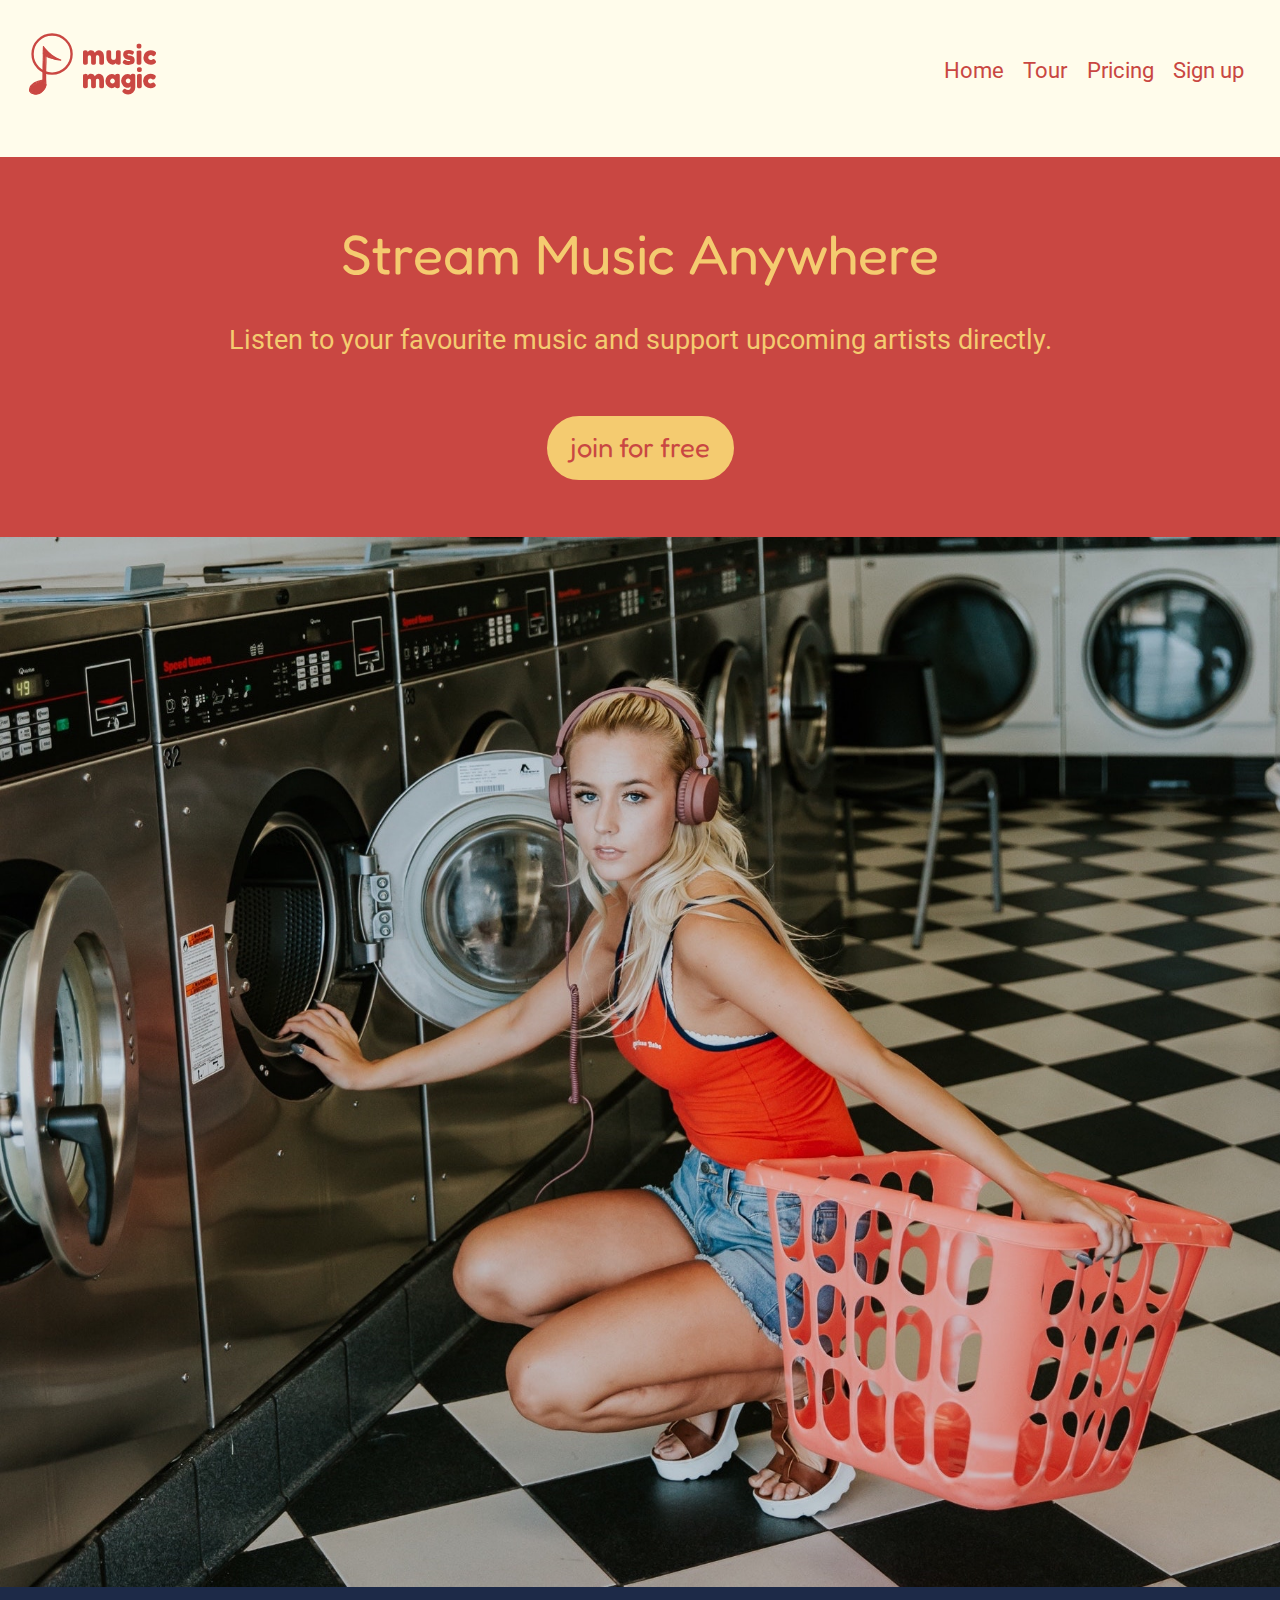
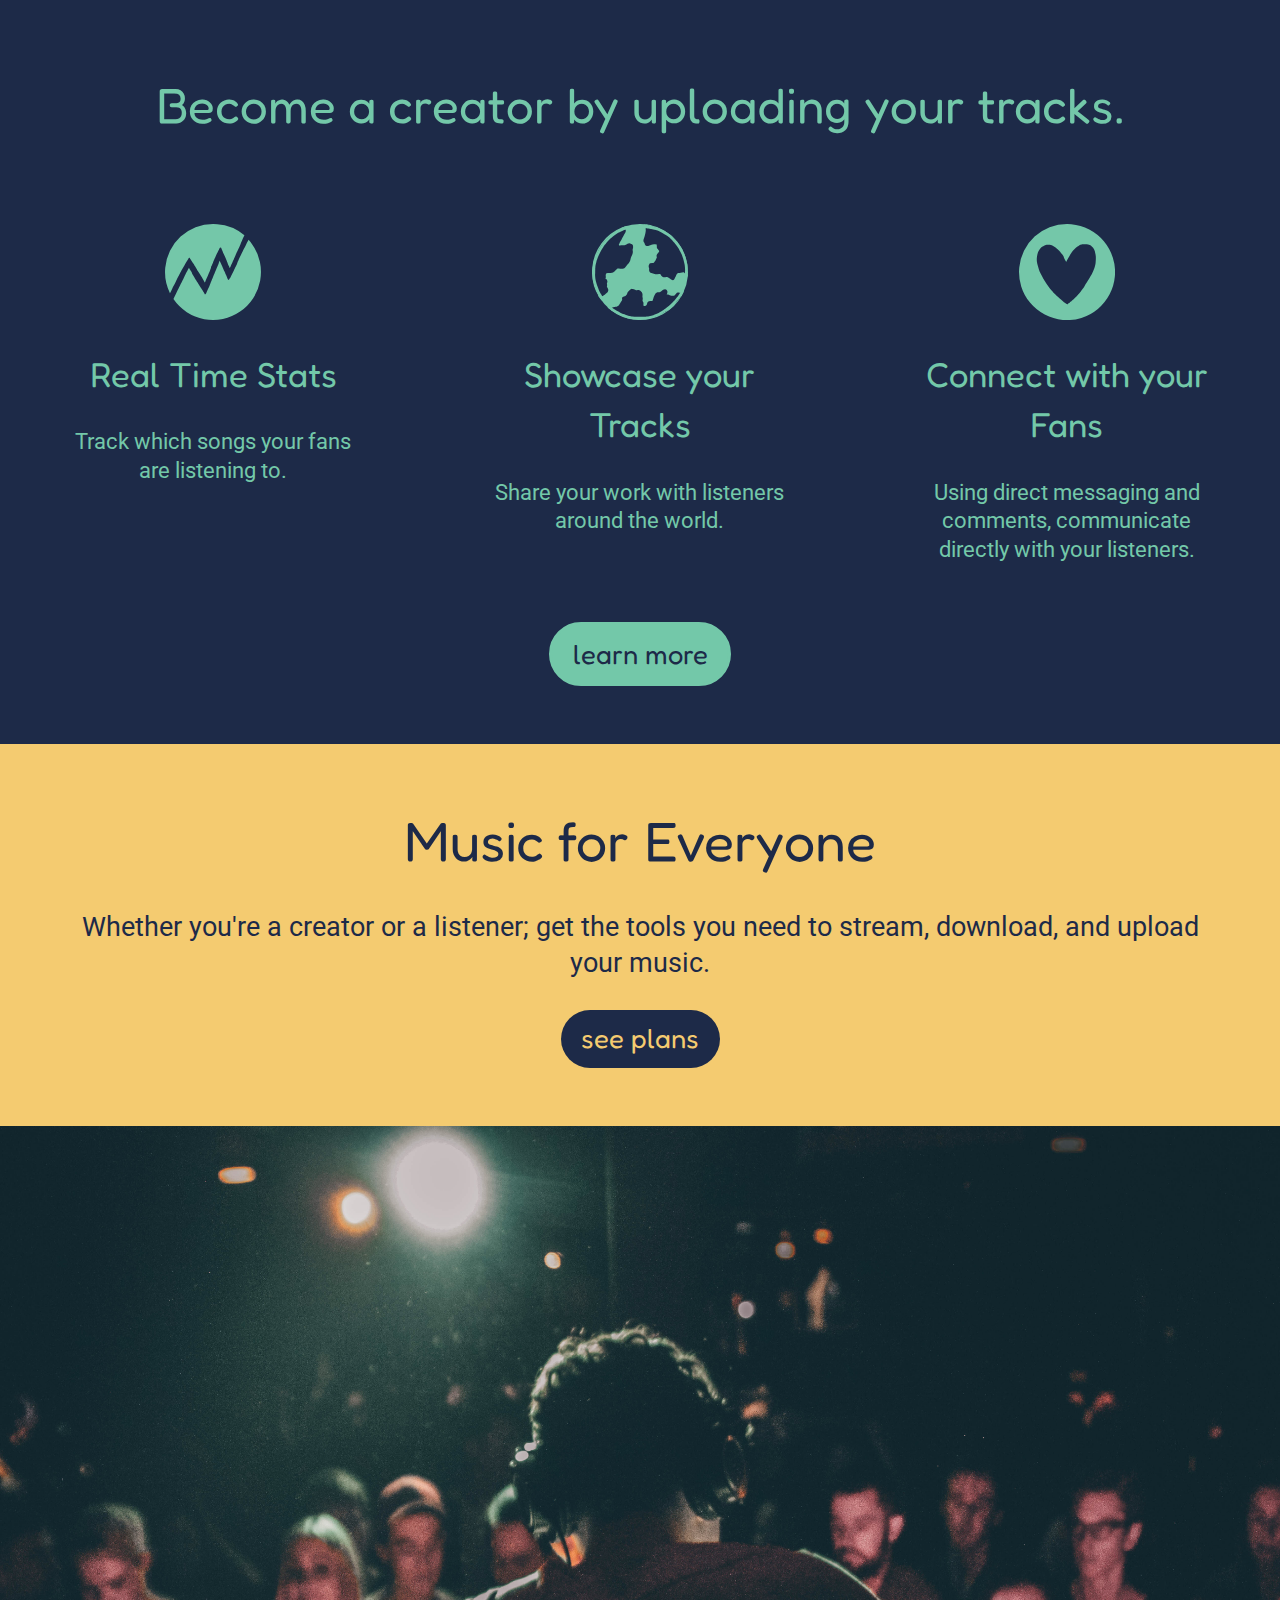
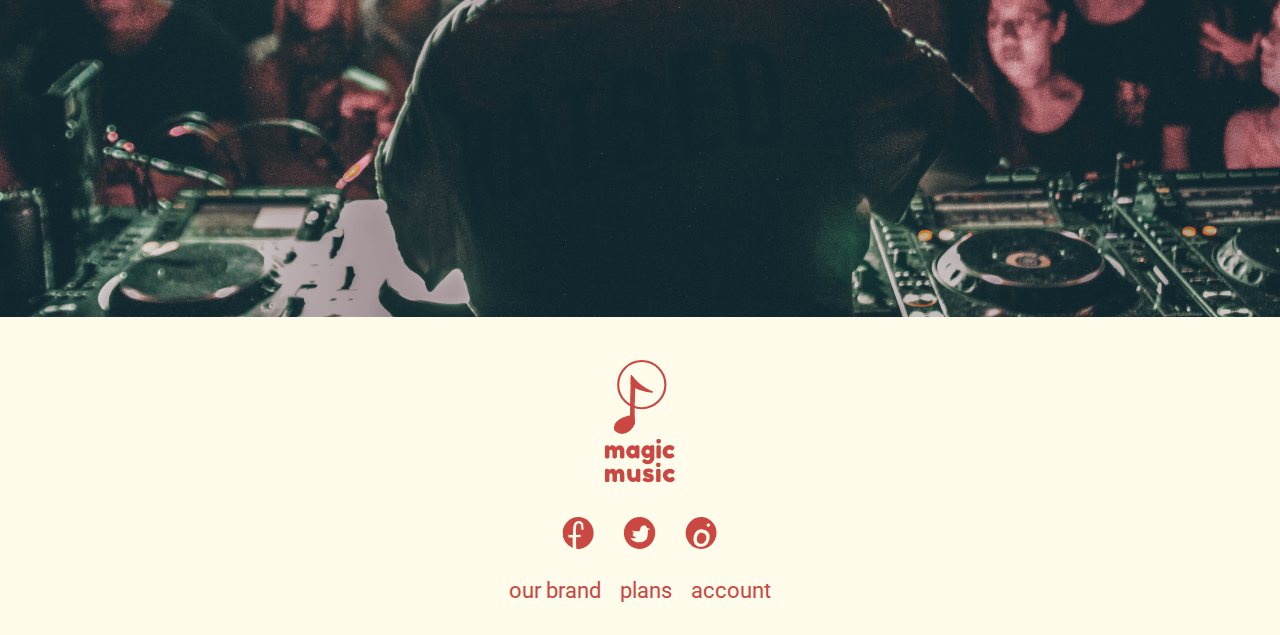
<file: index.html>
<!DOCTYPE html>
<html lang="en-ca">
<head>
  <meta charset="utf-8">
  <title>Music Magic</title>
  <meta name="viewport" content="width=device-width,initial-scale=1">
  <link href="css/modules.css" rel="stylesheet">
  <link href="css/grid.css" rel="stylesheet">
  <link href="css/type.css" rel="stylesheet">
  <link href="css/main.css" rel="stylesheet">
  <link href="https://fonts.googleapis.com/css?family=Fredoka+One|Roboto:400,400i" rel="stylesheet">
</head>
<body>

  <ul class="skip-links">
    <li><a href="#main">Jump to main content</a></li>
    <li><a href="#nav">Jump to navigation</a></li>
  </ul>

  <header class="masthead grid grid-middle gutter pad-b-1-2" role="banner">
    <div class="logo push-0 unit [ xs-1 s-1 m-1-2 l-1-2 ] pad-b-1-2">
      <i class="icon i-128 push-r-1-4">
        <img src="images/nav-logo-2.svg" role="presentation" alt="navigation logo">
      </i>
      <h1 class="icon-label hidden">music magic</h1>
    </div>
    <nav class="nav unit [ xs-1 s-1 m-1-2 l-1-2 ] pad-t-1-2 pad-b-1-2" id="indexnav" role="navigation" tabindex="0">
      <ul class="list-group-inline mega push-0">
        <li><a class="home gutter-1-4" href="index.html" id="home" tabindex="0">Home</a></li>
        <li><a class="tour gutter-1-4" href="tour.html" id="tour" tabindex="0">Tour</a></li>
        <li><a class="pricing gutter-1-4" href="pricing.html" id="pricing" tabindex="0">Pricing</a></li>
        <li><a class="signup gutter-1-4" href="sign-up.html" id="signup" tabindex="0">Sign up</a></li>
      </ul>
    </nav>
  </header>

  <main role="main" id="main" tabindex="0">
    <section class="grid">
      <div class="red-yellow unit [ xs-1 s-1 m-1 l-1 ] pad-t-2 pad-b-2 gutter-2">
        <h2 class="fredoka not-bold text-center tena">Stream Music Anywhere</h2>
        <p class="text-center tera">Listen to your favourite music and support upcoming artists directly.</p>
        <div class="text-center pad-t">
          <a class="btn fredoka red-yellow-btn tera" href="sign-up.html" id="join-for-free" tabindex="0" aria-label="Join for free">join for free</a>
        </div>
      </div>
      <div class="banner-img unit [ xs-1 s-1 m-1 l-1 ]">
        <img class="img-flex laundry" src="images/girl-with-laundry.jpg" alt="girl listening to music in a laudromat" aria-details="girl-with-laundry" role="presentation">
      </div>
    </section>

    <section class="indigo-teal">
      <div class="grid pad-t pad-b-2">
        <h3 class="unit [ xs-1 s-1 m-1 l-1 ] pad-t-2 pad-b-2 text-center fredoka not-bold gutter nina">Become a creator by uploading your tracks.</h3>
        <div class="stats unit [ xs-1 s-1 m-1-3 l-1-3 ] gutter-2 pad-b text-center">
          <i class="icon i-96">
            <img src="images/stats-icon.svg" alt="statistics icon">
          </i>
          <h4 class="icon-label text-center pad-t fredoka not-bold exa">Real Time Stats</h4>
          <p class="text-center mega">Track which songs your fans are listening to.</p>
        </div>
        <div class="planet unit [ xs-1 s-1 m-1-3 l-1-3 ] gutter-2 pad-b text-center">
          <i class="icon i-96">
            <img src="images/planet-icon.svg" alt="planet icon">
          </i>
          <h4 class="icon-label text-center pad-t fredoka not-bold exa">Showcase your Tracks</h4>
          <p class="text-center mega">Share your work with listeners around the world.</p>
        </div>
        <div class="heart unit [ xs-1 s-1 m-1-3 l-1-3 ] gutter-2 pad-b text-center">
          <i class="icon i-96">
            <img src="images/heart-icon.svg" alt="heart icon">
          </i>
          <h4 class="icon-label text-center pad-t fredoka not-bold exa">Connect with your Fans</h4>
          <p class="text-center mega">Using direct messaging and comments, communicate directly with your listeners.</p>
        </div>
        <div class="unit [ xs-1 s-1 m-1 l-1 ] text-center">
          <a class="btn fredoka indigo-teal-btn tera" href="tour.html" id="learn-more" tabindex="0" aria-label="Learn more">learn more</a>
        </div>
      </div>
    </section>

    <section class="grid">
      <div class="yellow-indigo unit [ xs-1 s-1 m-1 l-1 ] pad-t-2 pad-b-2 gutter-2">
        <h2 class="fredoka not-bold text-center tena">Music for Everyone</h2>
        <p class="text-center tera">Whether you're a creator or a listener; get the tools you need to stream, download, and upload your music.</p>
        <div class="text-center">
          <a class="btn fredoka yellow-indigo-btn tera" href="pricing.html" id="see-plans" tabindex="0" aria-label="See plans">see plans</a>
        </div>
      </div>
    </section>

    <section>
      <figure role="group">
        <div class="embed embed-golden">
          <img class="embed-item" src="images/dj.jpg" alt="a dj performing in front of a crowd" aria-details="dj" role="presentation">
        </div>
      </figure>
    </section>
  </main>

  <footer class="footer grid micro text-center island-1-2" role="contentinfo">
    <i class="icon i-128 unit [ xs-1 s-1 m-1 l-1 ]">
      <img src="images/footer-logo-1.svg" role="presentation" alt="footer logo">
    </i>
    <div class="unit [ xs-1 s-1 m-1 l-1 ] pad-t pad-b-1-2">
      <i class="icon i-32 gutter">
        <img src="images/facebook-icon.svg" role="presentation" alt="facebook icon">
      </i>
      <i class="icon i-32 gutter">
        <img src="images/twitter-icon.svg" role="presentation" alt="twitter icon">
      </i>
      <i class="icon i-32 gutter">
        <img src="images/instagram-icon.svg" role="presentation" alt="instagram icon">
      </i>
    </div>
    <nav class="nav unit [ xs-1 s-1 m-1 l-1 ] pad-t-1-2 pad-b-1-2" id="nav" tabindex="0">
      <ul class="list-group-inline mega push-0 text-center">
        <li><a class="gutter-1-4" href="tour.html" id="brand" tabindex="0">our brand</a></li>
        <li><a class="gutter-1-4" href="pricing.html" id="plans" tabindex="0">plans</a></li>
        <li><a class="gutter-1-4" href="sign-up.html" id="account" tabindex="0">account</a></li>
      </ul>
    </nav>
  </footer>

</body>
</html>
</file>
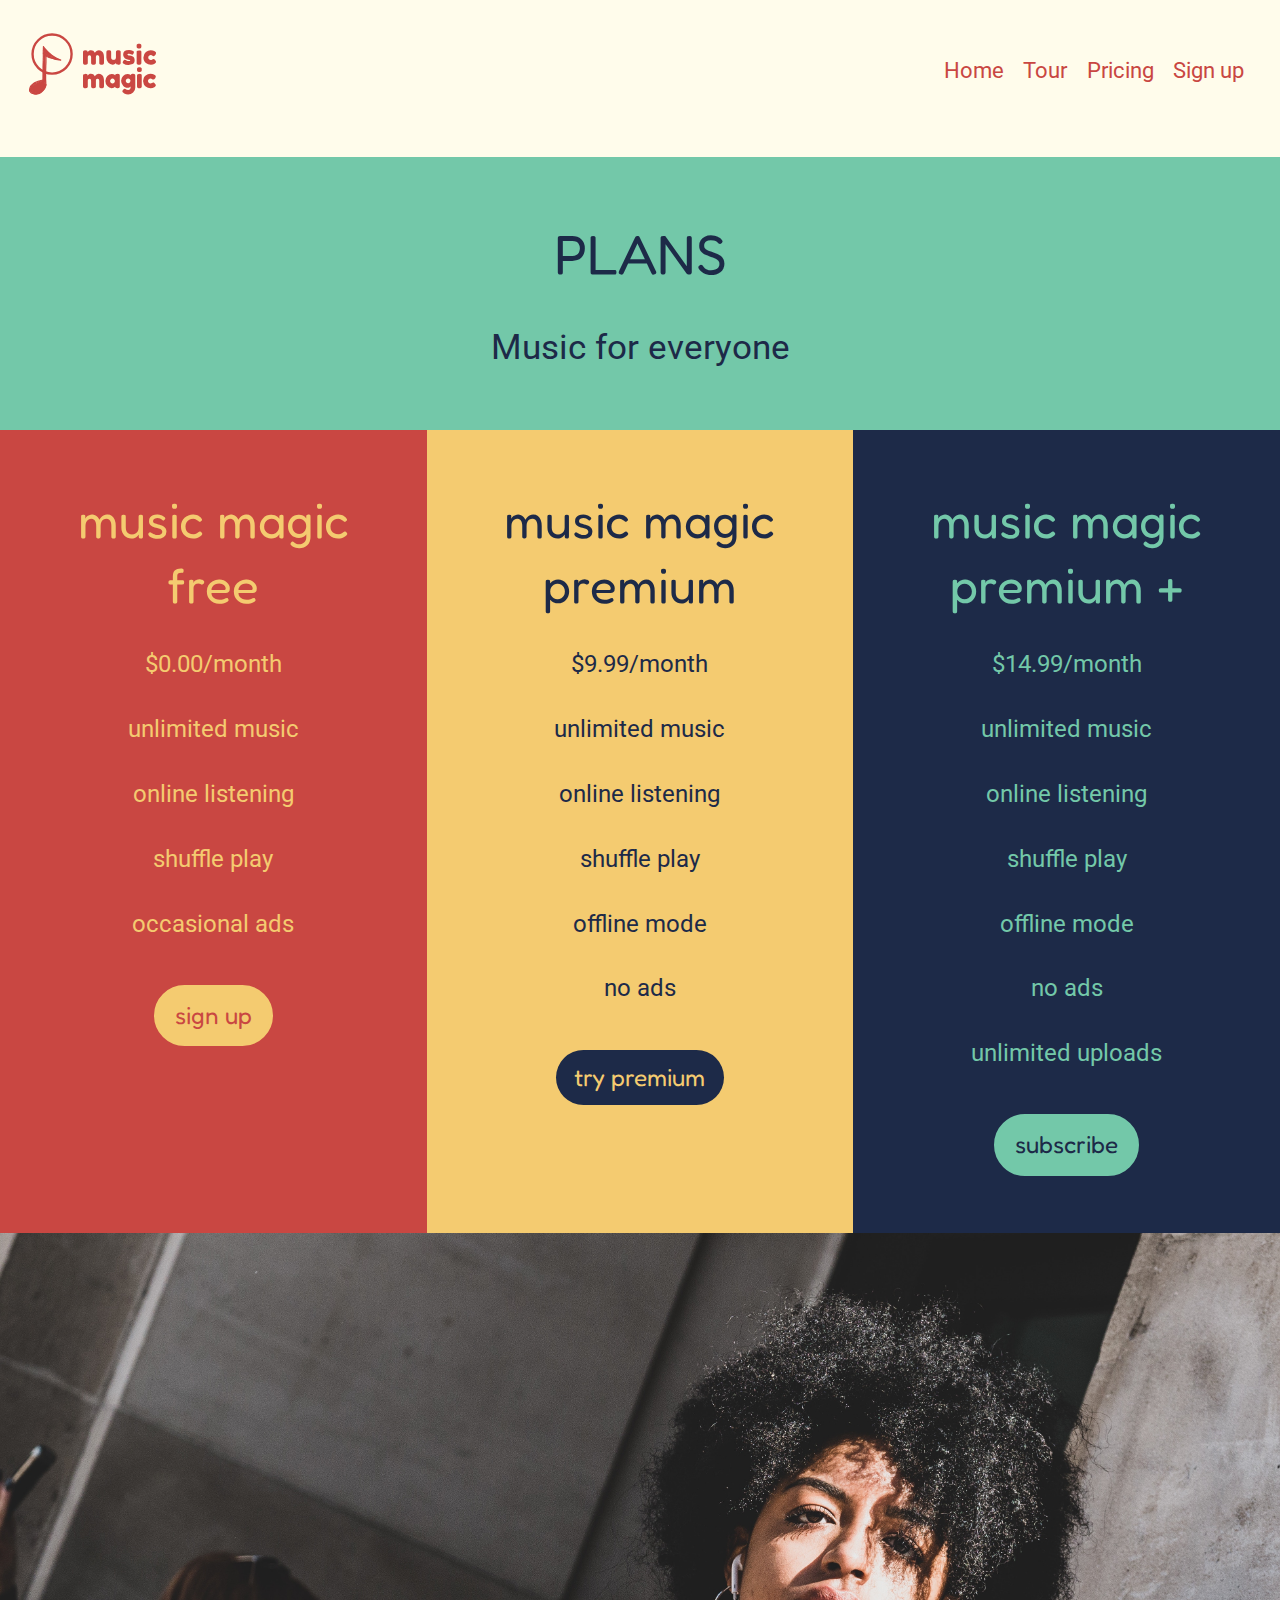
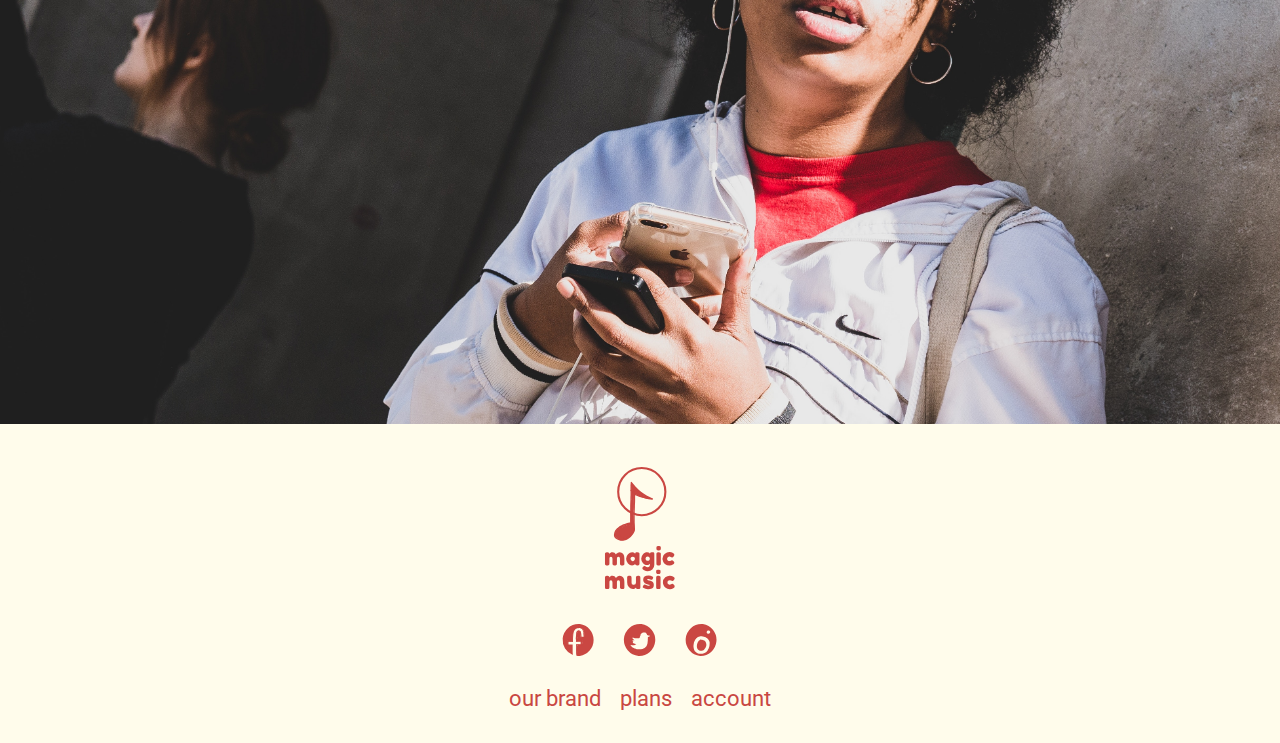
<file: pricing.html>
<!DOCTYPE html>
<html lang="en-ca">
<head>
  <meta charset="utf-8">
  <title>Music Magic · Pricing</title>
  <meta name="viewport" content="width=device-width,initial-scale=1">
  <link href="css/modules.css" rel="stylesheet">
  <link href="css/grid.css" rel="stylesheet">
  <link href="css/type.css" rel="stylesheet">
  <link href="css/main.css" rel="stylesheet">
  <link href="https://fonts.googleapis.com/css?family=Fredoka+One|Roboto:400,400i" rel="stylesheet">
</head>
<body>

  <ul class="skip-links">
    <li><a href="#main">Jump to main content</a></li>
    <li><a href="#nav">Jump to navigation</a></li>
  </ul>

  <header class="masthead grid grid-middle gutter pad-b-1-2" role="banner">
    <div class="logo push-0 unit [ xs-1 s-1 m-1-2 l-1-2 ] pad-b-1-2">
      <i class="icon i-128 push-r-1-4">
        <img src="images/nav-logo-2.svg" role="presentation" alt="navigation logo">
      </i>
      <h1 class="icon-label hidden">music magic</h1>
    </div>
    <nav class="nav unit [ xs-1 s-1 m-1-2 l-1-2 ] pad-t-1-2 pad-b-1-2" id="pricingnav" role="navigation" tabindex="0">
      <ul class="list-group-inline mega push-0">
        <li><a class="home gutter-1-4" href="index.html" id="home" tabindex="0">Home</a></li>
        <li><a class="tour gutter-1-4" href="tour.html" id="tour" tabindex="0">Tour</a></li>
        <li><a class="pricing gutter-1-4" href="pricing.html" id="pricing" tabindex="0">Pricing</a></li>
        <li><a class="signup gutter-1-4" href="sign-up.html" id="signup" tabindex="0">Sign up</a></li>
      </ul>
    </nav>
  </header>

  <main role="main" id="main" tabindex="0">
    <section class="teal-indigo pad-b pad-t-2">
      <h2 class="text-center fredoka not-bold tena">PLANS</h2>
      <p class="text-center exa">Music for everyone</p>
    </section>

    <div class="grid">
      <section class="unit [ xs-1 s-1 m-1 l-1-3 ] red-yellow pad-t-2 pad-b-2">
        <h3 class="text-center fredoka not-bold nina push-0">music magic</h3>
        <h4 class="text-center fredoka not-bold nina">free</h4>
        <p class="text-center giga">$0.00/month</p>
        <p class="text-center giga">unlimited music</p>
        <p class="text-center giga">online listening</p>
        <p class="text-center giga">shuffle play</p>
        <p class="text-center giga">occasional ads</p>
        <div class="text-center pad-t-1-2">
          <a class="btn fredoka red-yellow-btn giga" href="sign-up.html" id="freesignup" tabindex="0" aria-label="Sign up">sign up</a>
        </div>
      </section>

      <section class="unit [ xs-1 s-1 m-1 l-1-3 ] yellow-indigo pad-t-2 pad-b-2">
        <h3 class="text-center fredoka not-bold nina push-0">music magic</h3>
        <h4 class="text-center fredoka not-bold nina">premium</h4>
        <p class="text-center giga">$9.99/month</p>
        <p class="text-center giga">unlimited music</p>
        <p class="text-center giga">online listening</p>
        <p class="text-center giga">shuffle play</p>
        <p class="text-center giga">offline mode</p>
        <p class="text-center giga">no ads</p>
        <div class="text-center pad-t-1-2">
          <a class="btn fredoka yellow-indigo-btn giga" href="sign-up.html" id="trypremium" tabindex="0" aria-label="Try premium">try premium</a>
        </div>
      </section>

      <section class="unit [ xs-1 s-1 m-1 l-1-3 ] indigo-teal pad-t-2 pad-b-2">
        <h3 class="text-center fredoka not-bold nina push-0">music magic</h3>
        <h4 class="text-center fredoka not-bold nina">premium +</h4>
        <p class="text-center giga">$14.99/month</p>
        <p class="text-center giga">unlimited music</p>
        <p class="text-center giga">online listening</p>
        <p class="text-center giga">shuffle play</p>
        <p class="text-center giga">offline mode</p>
        <p class="text-center giga">no ads</p>
        <p class="text-center giga">unlimited uploads</p>
        <div class="text-center pad-t-1-2">
          <a class="btn fredoka indigo-teal-btn giga" href="sign-up.html" id="subscribe" tabindex="0" aria-label="Subscribe">subscribe</a>
        </div>
      </section>
    </div>

    <section>
      <figure role="group">
        <div class="embed embed-golden">
          <img class="embed-item" src="images/girl-on-phone.jpg" alt="girl listening to music while on her iphone" aria-details="girl-on-phone" role="presentation">
        </div>
      </figure>
    </section>
  </main>

  <footer class="footer grid micro text-center island-1-2" role="contentinfo">
    <i class="icon i-128 unit [ xs-1 s-1 m-1 l-1 ]">
      <img src="images/footer-logo-1.svg" role="presentation" alt="footer logo">
    </i>
    <div class="unit [ xs-1 s-1 m-1 l-1 ] pad-t pad-b-1-2">
      <i class="icon i-32 gutter">
        <img src="images/facebook-icon.svg" role="presentation" alt="facebook icon">
      </i>
      <i class="icon i-32 gutter">
        <img src="images/twitter-icon.svg" role="presentation" alt="twitter icon">
      </i>
      <i class="icon i-32 gutter">
        <img src="images/instagram-icon.svg" role="presentation" alt="instagram icon">
      </i>
    </div>
    <nav class="nav unit [ xs-1 s-1 m-1 l-1 ] pad-t-1-2 pad-b-1-2" id="nav" tabindex="0">
      <ul class="list-group-inline mega push-0 text-center">
        <li><a class="gutter-1-4" href="tour.html" id="brand" tabindex="0">our brand</a></li>
        <li><a class="gutter-1-4" href="pricing.html" id="plans" tabindex="0">plans</a></li>
        <li><a class="gutter-1-4" href="sign-up.html" id="account" tabindex="0">account</a></li>
      </ul>
    </nav>
  </footer>

</body>
</html>
</file>
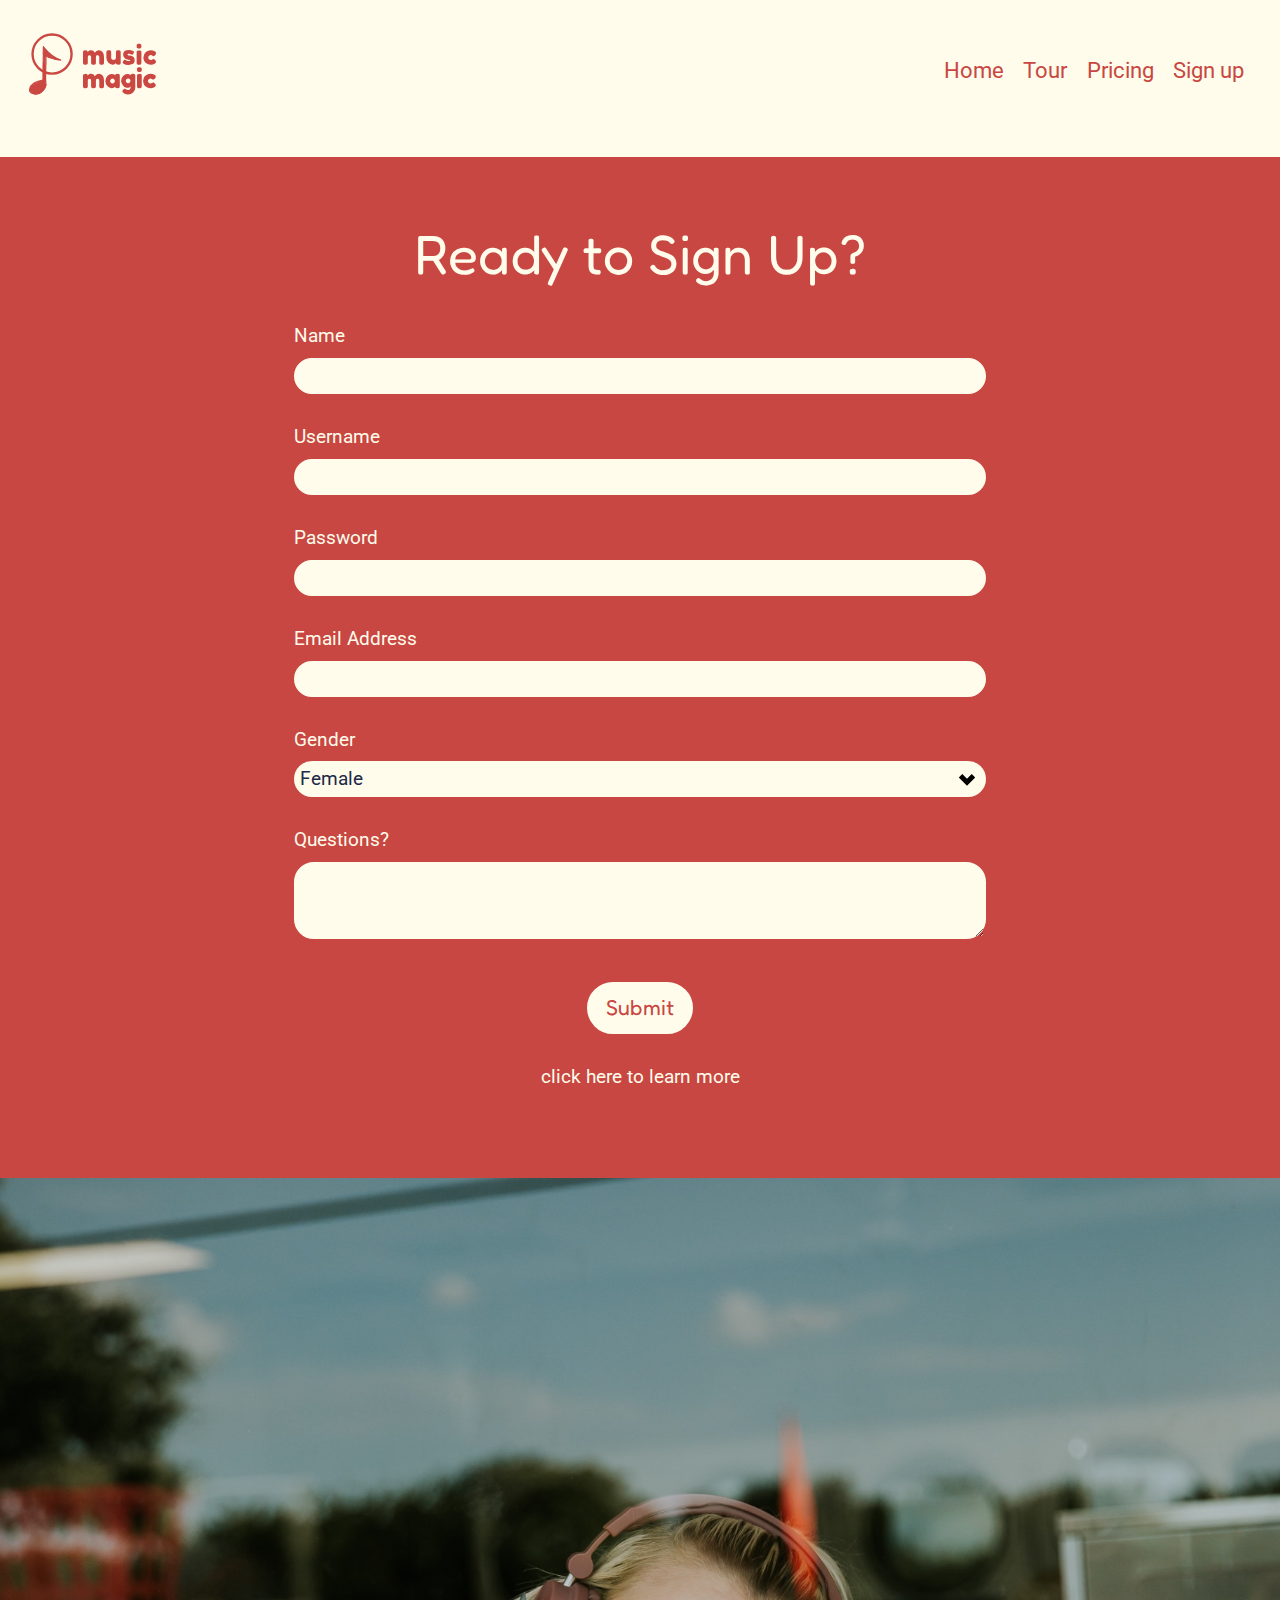
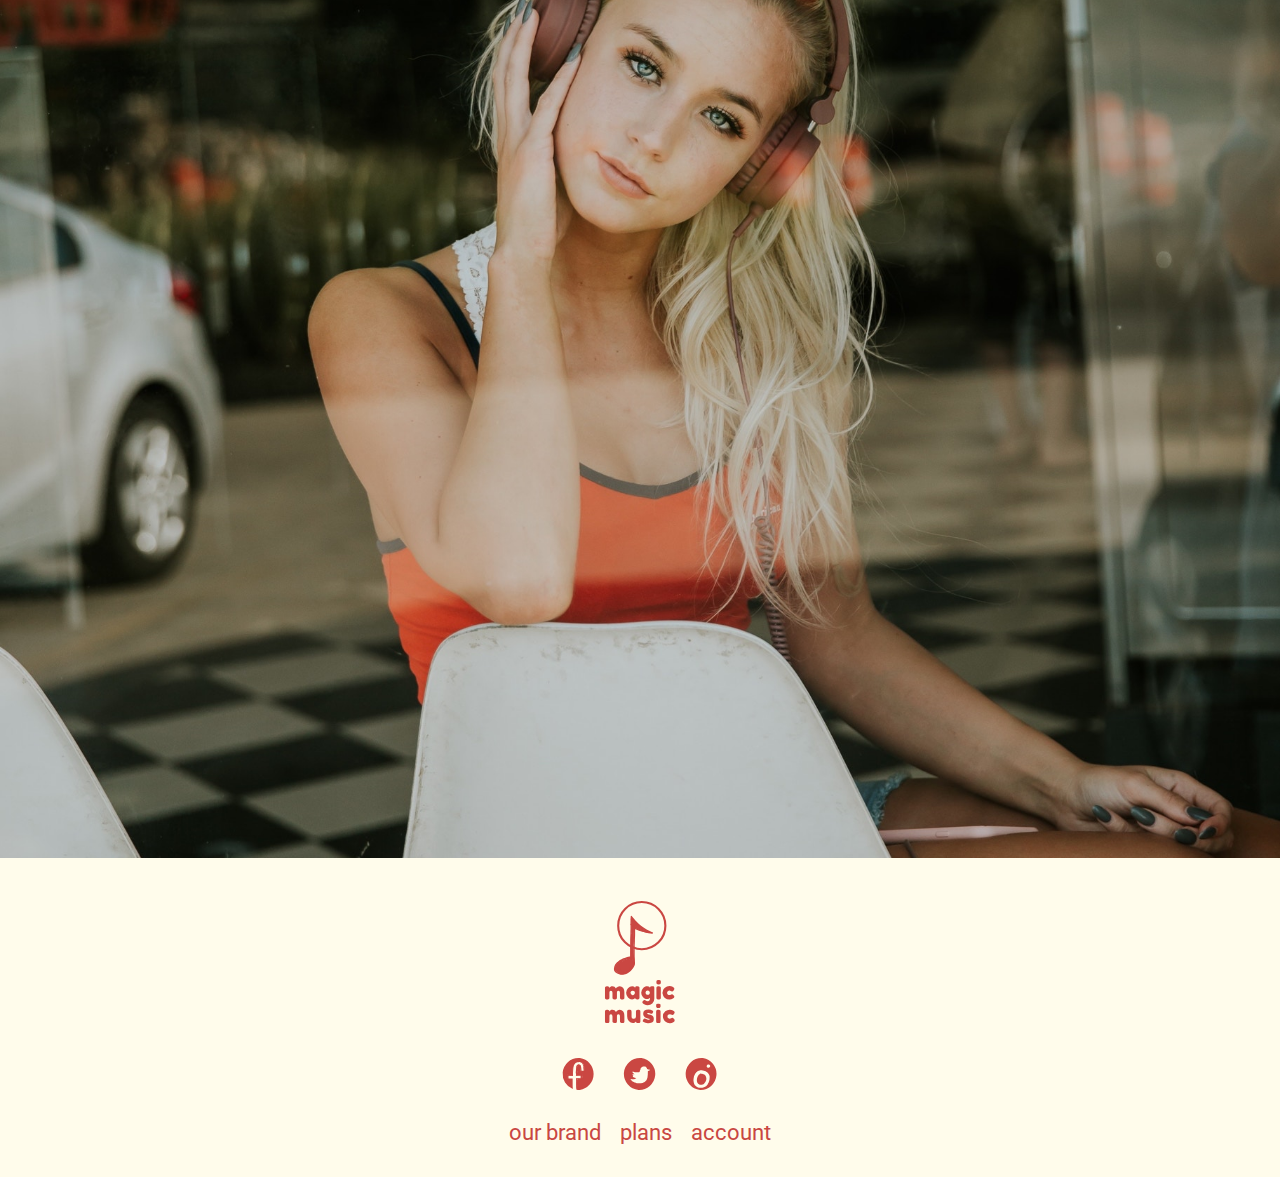
<file: sign-up.html>
<!DOCTYPE html>
<html lang="en-ca">
<head>
  <meta charset="utf-8">
  <title>Music Magic · Sign up</title>
  <meta name="viewport" content="width=device-width,initial-scale=1">
  <link href="css/modules.css" rel="stylesheet">
  <link href="css/grid.css" rel="stylesheet">
  <link href="css/type.css" rel="stylesheet">
  <link href="css/main.css" rel="stylesheet">
  <link href="https://fonts.googleapis.com/css?family=Fredoka+One|Roboto:400,400i" rel="stylesheet">
</head>
<body>

  <ul class="skip-links">
    <li><a href="#main">Jump to main content</a></li>
    <li><a href="#nav">Jump to navigation</a></li>
  </ul>

  <header class="masthead grid grid-middle gutter pad-b-1-2" role="banner">
    <div class="logo push-0 unit [ xs-1 s-1 m-1-2 l-1-2 ] pad-b-1-2">
      <i class="icon i-128 push-r-1-4">
        <img src="images/nav-logo-2.svg" role="presentation" alt="navigation logo">
      </i>
      <h1 class="icon-label hidden">music magic</h1>
    </div>
    <nav class="nav unit [ xs-1 s-1 m-1-2 l-1-2 ] pad-t-1-2 pad-b-1-2" id="signupnav" role="navigation" tabindex="0">
      <ul class="list-group-inline mega push-0">
        <li><a class="home gutter-1-4" href="index.html" id="home" tabindex="0">Home</a></li>
        <li><a class="tour gutter-1-4" href="tour.html" id="tour" tabindex="0">Tour</a></li>
        <li><a class="pricing gutter-1-4" href="pricing.html" id="pricing" tabindex="0">Pricing</a></li>
        <li><a class="signup gutter-1-4" href="sign-up.html" id="signup" tabindex="0">Sign up</a></li>
      </ul>
    </nav>
  </header>

  <main role="main" id="main" tabindex="0">
    <section class="red-cream contact pad-t-2 pad-b-2 gutter-2">
      <div class="max-length">
        <h2 class="text-center fredoka not-bold tena">Ready to Sign Up?</h2>

        <form class="push-0" method="POST" action="https://formspree.io/step0195@algonquinlive.com">
          <div class="push">
            <label class="pad-b-1-4" for="name">Name</label>
            <input class="textbox" id="name" type="text" name="name" required>
          </div>
          <div class="push">
            <label class="pad-b-1-4" for="username">Username</label>
            <input class="textbox" id="username" type="text" name="username" required>
          </div>
          <div class="push">
            <label class="pad-b-1-4" for="password">Password</label>
            <input class="textbox" id="password" type="password" name="password" required>
          </div>
          <div class="push">
            <label class="pad-b-1-4" for="email">Email Address</label>
            <input class="textbox" id="email" type="email" name="email" required>
          </div>
          <div class="push">
            <label class="pad-b-1-4" for="gender">Gender</label>
            <select class="textbox" id="gender" name="_subject">
              <option>Female</option>
              <option>Male</option>
              <option>Non-binary</option>
            </select>
          </div>
          <div class="push">
            <label class="pad-b-1-4" for="questions">Questions?</label>
            <textarea class="questionbox" id="questions" name="message" required></textarea>
          </div>
          <div class="text-center pad-t-1-2">
            <button class="btn red-cream-btn mega text-center fredoka not-bold" type="submit">Submit</button>
          </div>
        </form>
      </div>
      <article class="text-center pad-t pad-b">
        <a class="learnmore text-center" href="tour.html" id="clickhere" tabindex="0">click here to learn more</a>
      </article>
    </section>

    <section>
      <figure role="group">
        <div class="embed embed-1by1">
          <img class="embed-item" src="images/girl-with-headphones.jpg" alt="girl listening to music while staring out the window" aria-details="girl-with-headphones" role="presentation">
        </div>
      </figure>
    </section>
  </main>

  <footer class="footer grid micro text-center island-1-2" role="contentinfo">
    <i class="icon i-128 unit [ xs-1 s-1 m-1 l-1 ]">
      <img src="images/footer-logo-1.svg" role="presentation" alt="footer logo">
    </i>
    <div class="unit [ xs-1 s-1 m-1 l-1 ] pad-t pad-b-1-2">
      <i class="icon i-32 gutter">
        <img src="images/facebook-icon.svg" role="presentation" alt="facebook icon">
      </i>
      <i class="icon i-32 gutter">
        <img src="images/twitter-icon.svg" role="presentation" alt="twitter icon">
      </i>
      <i class="icon i-32 gutter">
        <img src="images/instagram-icon.svg" role="presentation" alt="instagram icon">
      </i>
    </div>
    <nav class="nav unit [ xs-1 s-1 m-1 l-1 ] pad-t-1-2 pad-b-1-2" id="nav" tabindex="0">
      <ul class="list-group-inline mega push-0 text-center">
        <li><a class="gutter-1-4" href="tour.html" id="brand" tabindex="0">our brand</a></li>
        <li><a class="gutter-1-4" href="pricing.html" id="plans" tabindex="0">plans</a></li>
        <li><a class="gutter-1-4" href="sign-up.html" id="account" tabindex="0">account</a></li>
      </ul>
    </nav>
  </footer>

</body>
</html>
</file>
<file: css/modules.css>
/*
 * Modulifier || Code released under the UNLICENSE
 * Code under other copyrights & licenses listed below.
 * https://modulifier.web-dev.tools/#responsive;images;list-group;embed;media-object;icons;hidden;positioning;nice-lists;forms;buttons;accessibility;print
 */

@-moz-viewport { width: device-width; scale: 1; }
@-ms-viewport { width: device-width; scale: 1; }
@-o-viewport { width: device-width; scale: 1; }
@-webkit-viewport { width: device-width; scale: 1; }
@viewport { width: device-width; scale: 1; }

html {
  box-sizing: border-box;
  -moz-text-size-adjust: 100%;
  -ms-text-size-adjust: 100%;
  -webkit-text-size-adjust: 100%;
  text-size-adjust: 100%;
}

*, *::before, *::after {
  box-sizing: inherit;
}

body {
  margin: 0;
}

article,
aside,
details,
figcaption,
figure,
footer,
header,
main,
menu,
nav,
section,
summary {
  display: block;
}

audio,
canvas,
progress,
video {
  display: inline-block;
  vertical-align: baseline;
}

template {
  display: none;
}

details {
  cursor: pointer;
}

audio:not([controls]) {
  display: none;
  height: 0;
}

a,
area,
button,
input,
label,
select,
textarea,
[tabindex] {
  -ms-touch-action: manipulation;
  touch-action: manipulation;
}

img {
  border: 0;
}

.img-flex,
.img-flex img {
  display: block;
  width: 100%;
}

svg {
  fill: currentColor;
}

svg:not(:root) {
  overflow: hidden;
}

svg.img-flex {
  width: 100%;
  height: 100%;
}

.image-replacement, .ir {
  overflow: hidden;
  direction: ltr;
  text-align: left;
  text-indent: 100%;
  white-space: nowrap;
}

.list-group, .list-group-inline, .list-group--inline {
  padding-left: 0;
  list-style-type: none;
}

.list-group > dd {
  margin-left: 0;
}

.list-group-inline::before,
.list-group-inline::after,
.list-group--inline::before,
.list-group--inline::after {
  content: "";
  display: table;
}

.list-group-inline::after,
.list-group--inline::after {
  clear: both;
}

.list-group-inline > li,
.list-group--inline > li {
  display: inline-block;
}

.list-group-inline > dt,
.list-group--inline > dt {
  clear: left;
  float: left;
  width: 11em;
}

.list-group-inline > dd,
.list-group--inline > dd {
  float: left;
  min-width: 12em;
}

.embed {
  margin-left: 0;
  margin-right: 0;
  overflow: hidden;
  position: relative;
  width: 100%;
}

.embed-1by1, .embed--1by1 {
  padding-top: 100%; /* Square */
}

.embed-4by3, .embed--4by3 {
  padding-top: 75%; /* Traditional TV/computer screens */
}

.embed-iso216, .embed--iso216 {
  padding-top: 70.92%; /* A-standard paper sizes */
}

.embed-3by2, .embed--3by2 {
  padding-top: 66.6%; /* Classic 35 mm film & most digital photos, landscape */
}

.embed-2by3, .embed--2by3 {
  padding-top: 150%; /* Classic 35 mm film & most digital photos, portrait */
}

.embed-golden, .embed--golden {
  padding-top: 61.8%; /* The Golden Ratio */
}

.embed-16by9, .embed--16by9 {
  padding-top: 56.25%; /* HD TV */
}

.embed-185by100, .embed--185by100 {
  padding-top: 54.05%; /* Common widescreen cinema */
}

.embed-24by10, .embed--24by10 {
  padding-top: 41.667%; /* Widescreen cinema: 2.4:1 */
}

.embed-3by1, .embed--3by1 {
  padding-top: 33.3333%; /* Panorama photos */
}

.embed-4by1, .embed--4by1 {
  padding-top: 25%; /* Polyvision */
}

.embed-5by1, .embed--5by1 {
  padding-top: 20%; /* Really wide... */
}

.embed-item, .embed__item {
  min-height: 100%;
  left: 0;
  position: absolute;
  top: 0;
  width: 100%;
}

.media {
  overflow: hidden;
}

.media-img, .media__img {
  float: left;
}

.media-img-reversed, .media__img--reversed {
  float: right;
}

.media-img-stacked, .media__img--stacked {
  float: none;
}

.media-body, .media__body {
  overflow: hidden;
  min-width: 12em; /* Slightly less than 200px, responsiveness built in */
}

.icon {
  display: inline-block;
  position: relative;
  background: transparent none no-repeat center center;
  background-size: contain;
  vertical-align: middle;
}

.i-16, .i--16 {
  height: 16px;
  width: 16px;
}

.i-18, .i--18 {
  height: 18px;
  width: 18px;
}

.i-20, .i--20 {
  height: 20px;
  width: 20px;
}

.i-24, .i--24 {
  height: 24px;
  width: 24px;
}

.i-32, .i--32 {
  height: 32px;
  width: 32px;
}

.i-48, .i--48 {
  height: 48px;
  width: 48px;
}

.i-64, .i--64 {
  height: 64px;
  width: 64px;
}

.i-96, .i--96 {
  height: 96px;
  width: 96px;
}

.i-128, .i--128 {
  height: 128px;
  width: 128px;
}

.i-192, .i--192 {
  height: 192px;
  width: 192px;
}

.i-256, .i--256 {
  height: 256px;
  width: 256px;
}

.icon img,
.icon svg {
  left: 0;
  height: 100%;
  position: absolute;
  top: 0;
  width: 100%;
  fill: currentColor;
}

.icon-label {
  vertical-align: middle;
}

.icon-link,
.icon-link:focus,
.icon-link:hover {
  text-decoration: none;
}

[hidden], .hidden {
  /* stylelint-disable declaration-no-important */
  display: none !important;
  visibility: hidden !important;
  /* stylelint-enable */
}

.visually-hidden {
  height: 1px;
  margin: -1px;
  overflow: hidden;
  padding: 0;
  position: absolute;
  width: 1px;
  border: 0;
  clip: rect(0 0 0 0);
  clip-path: inset(50%);
}

.visually-hidden.focusable:active, .visually-hidden.focusable:focus {
  height: auto;
  margin: 0;
  overflow: visible;
  position: static;
  width: auto;
  clip: auto;
  clip-path: none;
}

.invisible {
  visibility: hidden;
}

.chop,
.crop {
  overflow: hidden;
}

.truncate {
  max-width: 100%;
  overflow: hidden;
  width: 100%;
  text-overflow: ellipsis;
  white-space: nowrap;
}

.scrollable {
  max-width: 100%;
  overflow-x: auto;
  overflow-y: hidden;
  -webkit-overflow-scrolling: touch;
}

.flex-row {
  display: -webkit-flex;
  display: -ms-flexbox;
  display: flex;
}

.flex-justify {
  -webkit-justify-content: space-between;
  -ms-flex-pack: space-between;
  justify-content: space-between;
}

.flex-align-center {
  -webkit-align-items: center;
  -ms-flex-align: center;
  align-items: center;
}

.center-text,
.center-flow {
  text-align: center;
}

.center-block {
  margin-left: auto;
  margin-right: auto;
}

.no-auto-margins,
.not-centered {
  /* stylelint-disable declaration-no-important */
  margin-left: 0 !important;
  margin-right: 0 !important;
  /* stylelint-enable */
}

.center-content,
.center-content-vertical,
.center-contents,
.center-contents-vertical {
  display: -webkit-flex;
  display: -ms-flexbox;
  display: flex;
  -webkit-justify-content: center;
  -ms-flex-pack: center;
  justify-content: center;
  -webkit-align-items: center;
  -ms-flex-align: center;
  align-items: center;
  -webkit-align-content: center;
  -ms-flex-line-pack: center;
  align-content: center;
  -webkit-flex-direction: column wrap;
  -ms-flex-direction: column wrap;
  flex-flow: column wrap;
}

.center-content-start,
.center-content-vertical-start,
.center-contents-start,
.center-contents-vertical-start {
  display: -webkit-flex;
  display: -ms-flexbox;
  display: flex;
  -webkit-justify-content: center;
  -ms-flex-pack: center;
  justify-content: center;
  -webkit-flex-direction: column wrap;
  -ms-flex-direction: column wrap;
  flex-flow: column wrap;
}

.center-content-horizontal,
.center-contents-horizontal {
  display: -webkit-flex;
  display: -ms-flexbox;
  display: flex;
  -webkit-justify-content: center;
  -ms-flex-pack: center;
  justify-content: center;
  -webkit-align-items: center;
  -ms-flex-align: center;
  align-items: center;
  -webkit-align-content: center;
  -ms-flex-line-pack: center;
  align-content: center;
  -webkit-flex-direction: row wrap;
  -ms-flex-direction: row wrap;
  flex-flow: row wrap;
}

.clearfix::after {
  content: " ";
  display: block;
  clear: both;
}

.left {
  float: left;
}

.right {
  float: right;
}

.inline {
  display: inline;
}

.block {
  display: block;
}

.inline-block, .ib {
  display: inline-block;
}

.valign-top {
  vertical-align: top;
}

.valign-bottom {
  vertical-align: bottom;
}

.valign-middle {
  vertical-align: middle;
}

.fixed {
  position: fixed;
}

.relative {
  position: relative;
}

[class*="pin-"],
.absolute {
  position: absolute;
}

.static {
  position: static;
}

.zindex-1 {
  z-index: 1;
}

.zindex-2 {
  z-index: 2;
}

.zindex-3 {
  z-index: 3;
}

.zindex-1000 {
  z-index: 1000;
}

.pin-top-left,
.pin-left-top,
.pin-tl,
.pin-lt {
  top: 0;
  left: 0;
}

.pin-top-right,
.pin-right-top,
.pin-tr,
.pin-rt {
  top: 0;
  right: 0;
}

.pin-bottom-left,
.pin-left-bottom,
.pin-bl,
.pin-lb {
  bottom: 0;
  left: 0;
}

.pin-bottom-right,
.pin-right-bottom,
.pin-br,
.pin-rb {
  bottom: 0;
  right: 0;
}

.pin-top-center,
.pin-center-top,
.pin-tc,
.pin-ct {
  left: 50%;
  top: 0;
  transform: translateX(-50%);
}

.pin-bottom-center,
.pin-center-bottom,
.pin-bc,
.pin-cb {
  bottom: 0;
  left: 50%;
  transform: translateX(-50%);
}

.pin-center-left,
.pin-left-center,
.pin-cl,
.pin-lc {
  left: 0;
  top: 50%;
  transform: translateY(-50%);
}

.pin-center-right,
.pin-right-center,
.pin-cr,
.pin-rc {
  right: 0;
  top: 50%;
  transform: translateY(-50%);
}

.pin-center, .pin-c {
  left: 50%;
  top: 50%;
  transform: translate(-50%, -50%);
}

.width-quarter, .w-1-4 {
  width: 25%;
}

.width-half, .w-1-2 {
  width: 50%;
}

.width-full, .w-1 {
  width: 100%;
}

.height-quarter, .h-1-4 {
  height: 25%;
}

.height-half, .h-1-2 {
  height: 50%;
}

.height-full, .h-1 {
  height: 100%;
}

.height-win-quarter, .h-w-1-4 {
  height: 25vh;
  max-height: 46em;
}

.height-win-half, .h-w-1-2 {
  height: 50vh;
  max-height: 46em;
}

.height-win-full, .h-w-1 {
  height: 100vh;
  max-height: 46em;
}

ul {
  list-style-type: none;
}

ul > li::before {
  content: "·";
  float: left;
  margin-left: -1.6em;
  width: 1.3em;
  text-align: right;
}

ol {
  counter-reset: ol-simple-numbers;
  list-style-type: none;
}

ol > li::before {
  float: left;
  margin-left: -1.6em;
  width: 1.3em;
  counter-increment: ol-simple-numbers;
  content: counter(ol-simple-numbers);
  text-align: right;
}

.list-group > li::before,
.list-group-inline > li::before,
.list-group--inline > li::before {
  content: none;
}

/* stylelint-disable no-descending-specificity */

/*
 * (c) Nicolas Gallagher and Jonathan Neal of Normalize.css || MIT License
 *     https://necolas.github.io/normalize.css/
 */

button,
input,
optgroup,
select,
textarea {
  color: inherit;
  font: inherit;
  margin: 0;
}

button,
input {
  overflow: visible;
}

button,
select {
  text-transform: none;
}

button,
html [type="button"],
[type="reset"],
[type="submit"] {
  -webkit-appearance: button;
  cursor: pointer;
}

button[disabled],
html input[disabled] {
  cursor: default;
}

button::-moz-focus-inner,
input::-moz-focus-inner {
  border: 0;
  padding: 0;
}

[type="checkbox"],
[type="radio"] {
  opacity: 0;
  position: absolute;
  height: 1px;
  width: 1px;
}

[type="number"]::-webkit-inner-spin-button,
[type="number"]::-webkit-outer-spin-button {
  height: auto;
}

[type="search"]::-webkit-search-cancel-button,
[type="search"]::-webkit-search-decoration {
  -webkit-appearance: none;
}

fieldset {
  padding-left: 0;
  padding-right: 0;

  border: 0;
  border-top: 2px solid #666;
}

legend {
  color: inherit;
  display: table;
  max-width: 100%;
  padding: 0 .3em 0 0;
  white-space: normal;

  border: 0;

  font-weight: bold;
}

optgroup {
  font-weight: bold;
}

::-webkit-input-placeholder {
  color: inherit;
  opacity: .54;
}

::-webkit-file-upload-button {
  -webkit-appearance: button;
  font: inherit;
}

/* End Normalize.css code */

label,
.label-block {
  display: block;
  cursor: pointer;
}

[type="checkbox"] + label,
[type="radio"] + label,
.label-inline {
  display: inline-block;
}

input:not([type]),
[type="text"],
[type="number"],
[type="search"],
[type="url"],
[type="email"],
[type="password"],
[type="tel"],
[type="datetime-local"],
[type="month"],
[type="week"],
[type="date"],
[type="time"],
[type="range"],
select,
textarea {
  -moz-appearance: none;
  -webkit-appearance: none;
  appearance: none;
}

input,
textarea {
  display: block;
  width: 100%;

  background-color: #fff;
  border: 2px solid #666;
  border-radius: 0;
}

label {
  vertical-align: middle;
}

textarea {
  max-width: 100%;
  min-height: 4em;
  overflow: auto;
}

[type="color"] {
  display: inline-block;
  width: 2em;
}

select {
  display: block;
  width: 100%;

  background-image: url("data:image/svg+xml,%3Csvg xmlns='http://www.w3.org/2000/svg' width='256' height='256' viewBox='0 0 256 256'%3E%3Cpath fill='none' stroke='%23000' stroke-miterlimit='10' stroke-width='70' d='M36.3 82.1l91.9 91.8 91.5-91.8'/%3E%3C/svg%3E");
  background-repeat: no-repeat;
  background-position: calc(100% - .4em) center;
  background-size: 18px auto;
  background-color: #fff;
  border: 2px solid #666;
  border-radius: 0;
}

[type="checkbox"] + label::before {
  content: " ";
  display: inline-block;
  height: 1.8em;
  margin-right: .3em;
  position: relative;
  vertical-align: middle;
  top: -.1em;
  width: 1.8em;

  background-color: #fff;
  background-size: cover;
  border: 2px solid #666;

  line-height: inherit;
}

[type="checkbox"]:checked + label::before {
  background-image: url("data:image/svg+xml,%3Csvg xmlns='http://www.w3.org/2000/svg' width='256' height='256' viewBox='0 0 256 256'%3E%3Cpath fill='none' stroke='%23000' stroke-miterlimit='10' stroke-width='50' d='M49.9 130.1l50.8 50.7L206.1 75.2'/%3E%3C/svg%3E");
}

[type="checkbox"]:focus + label::before {
  outline: 3px solid #000;
  z-index: 1000;
}

[type="radio"] + label::before {
  content: " ";
  display: inline-block;
  height: 1.8em;
  margin-right: .3em;
  position: relative;
  vertical-align: middle;
  top: -.1em;
  width: 1.8em;

  background-color: #fff;
  background-size: cover;
  border: 2px solid #666;
  border-radius: 50%;

  line-height: inherit;
}

[type="radio"]:checked + label::before {
  background-image: url("data:image/svg+xml,%3Csvg xmlns='http://www.w3.org/2000/svg' width='256' height='256' viewBox='0 0 256 256'%3E%3Ccircle cx='128' cy='128' r='70.4'/%3E%3C/svg%3E");
}

[type="radio"]:focus + label::before,
[type="radio"] + label:focus::before {
  box-shadow: 0 0 0 3px #000;
  z-index: 1000;
}

[type="range"] {
  border: 0;
  background-color: #fff;
}

[type="range"]::-webkit-slider-runnable-track {
  height: 6px;

  -webkit-appearance: none;
  appearance: none;
  background-color: #ccc;
  border: 0;
  border-radius: 3px;
}

[type="range"]:active::-webkit-slider-runnable-track {
  background-color: #ccc;
}

[type="range"]::-moz-range-track {
  height: 6px;

  -moz-appearance: none;
  appearance: none;
  background-color: #ccc;
  border: 0;
  border-radius: 3px;
}

[type="range"]:active::-moz-range-track {
  background-color: #ccc;
}

[type="range"]::-ms-track {
  height: 6px;

  -ms-appearance: none;
  appearance: none;
  background-color: #ccc;
  border: 0;
  border-radius: 3px;
}

[type="range"]:active::-ms-track {
  background-color: #ccc;
}

[type="range"]::-webkit-slider-thumb {
  margin-top: -4px;
  height: 16px;
  width: 16px;

  -webkit-appearance: none;
  appearance: none;
  background-color: #000;
  border: none;
  border-radius: 50%;
}

[type="range"]:hover::-webkit-slider-thumb {
  background-color: #000;
}

[type="range"]:active::-webkit-slider-thumb {
  background-color: #000;
}

[type="range"]::-moz-range-thumb {
  margin-top: -4px;
  height: 16px;
  width: 16px;

  -webkit-appearance: none;
  appearance: none;
  background-color: #000;
  border: none;
  border-radius: 50%;
}

[type="range"]:hover::-moz-range-thumb {
  background-color: #000;
}

[type="range"]:active::-moz-range-thumb {
  background-color: #000;
}

[type="range"]::-ms-thumb {
  margin-top: -4px;
  height: 16px;
  width: 16px;

  -webkit-appearance: none;
  appearance: none;
  background-color: #000;
  border: none;
  border-radius: 50%;
}

[type="range"]:hover::-ms-thumb {
  background-color: #000;
}

[type="range"]:active::-ms-thumb {
  background-color: #000;
}

[type="checkbox"].hide-custom-input + label::before,
[type="checkbox"] + .hide-custom-input::before,
[type="radio"].hide-custom-input + label::before,
[type="radio"] + .hide-custom-input::before {
  content: none;
  display: none;
}

/* stylelint-enable */

.link-box {
  display: block;
  text-decoration: none;
}

/* stylelint-disable no-descending-specificity */

button,
.btn {
  cursor: pointer;
  display: inline-block;
  margin: 0;
  overflow: visible;
  padding: .375em .75em .42em;
  -webkit-appearance: none;
  -moz-appearance: none;
  appearance: none;
  background-color: #333;
  border-radius: 4px;
  border: 3px solid #333;
  color: #fff;
  font: inherit;
  text-decoration: none;
  text-transform: none;
}

button::-moz-focus-inner {
  border: 0;
  padding: 0;
}

/* stylelint-enable */

button:focus,
button:hover,
.btn:focus,
.btn:hover {
  background-color: #000;
  border-color: #000;
  color: #fff;
}

button[disabled] {
  cursor: default;
}

.btn-light, .btn--light {
  background-color: #e2e2e2;
  border-color: #e2e2e2;
  color: #000;
}

.btn-light:focus,
.btn-light:hover,
.btn--light:focus,
.btn--light:hover {
  background-color: #666;
  border-color: #666;
  color: #fff;
}

.btn-ghost,
.btn--ghost {
  background-color: transparent;
  border-color: #333;
  color: #000;
}

.btn-ghost:focus,
.btn-ghost:hover,
.btn--ghost:focus,
.btn--ghost:hover {
  background-color: #e2e2e2;
  border-color: #000;
  color: #000;
}

.btn-link {
  display: inline;
  padding: 0;
  background-color: transparent;
  border-radius: 0;
  border: 0;
  color: inherit;
}

.btn-link:focus,
.btn-link:hover {
  background-color: transparent;
  color: inherit;
}

a:hover, a:active {
  outline: none;
}

a:focus,
[tabindex="0"]:focus,
details:focus,
summary:focus,
input:focus,
textarea:focus,
button:focus,
select:focus {
  outline: 3px solid #000;
  outline-offset: 0;
}

a:focus, [tabindex="0"]:focus {
  outline-offset: 3px;
}

.skip-links {
  margin: 0;
  padding: 0;
  list-style-type: none;
}

.skip-links > li::before {
  content: none; /* Remove the bullets if nice lists is selected */
}

.skip-links a,
.skip-links button {
  padding: .5em .75em;
  position: absolute;
  top: -10em;
  z-index: 10000; /* To make sure they're always on top */
  background-color: #000;
  border: 0;
  color: #fff;
  font-size: 1.125rem;
  font-weight: bold;
  text-decoration: none;
}

.skip-links a:focus,
.skip-links button:focus {
  outline-offset: 3px;
  top: 0;
}

[aria-busy="true"] {
  cursor: progress;
}

[aria-controls] {
  cursor: pointer;
}

[aria-disabled] {
  cursor: default;
}

.print-only {
  display: none;
  visibility: hidden;
}

.page-break-before {
  page-break-before: always;
}

.page-break-after {
  page-break-after: always;
}

.no-page-break-inside {
  page-break-inside: avoid;
}

@media print {

  /* stylelint-disable declaration-no-important */

  .no-print {
    display: none !important;
    visibility: hidden !important;
  }

  .print-only,
  .force-print {
    display: block !important;
    visibility: visible !important;
  }

  /* stylelint-enable */

  .visually-hidden.force-print {
    height: auto;
    margin: 0;
    overflow: visible;
    padding: 0;
    position: static;
    width: auto;
    border: 0;
    clip: initial;
    clip-path: none;
  }

  /*
   * (c) Fabien Sa || MIT License
   *     http://bafs.github.io/Gutenberg/
   */

  table,
  blockquote,
  pre,
  code,
  figure,
  li,
  hr,
  ul,
  ol,
  a,
  tr {
    page-break-inside: avoid;
  }

  h1, h2, h3, h4, h5, h6, p, a {
    orphans: 3;
    widows: 3;
  }

  h1,
  h2,
  h3,
  h4,
  h5,
  h6 {
    page-break-after: avoid;
    page-break-inside: avoid;
  }

  h1 + p,
  h2 + p,
  h3 + p,
  h4 + p,
  h5 + p,
  h6 + p {
    page-break-before: avoid;
  }

  img {
    page-break-after: auto;
    page-break-before: auto;
    page-break-inside: avoid;
  }

  /* stylelint-disable declaration-no-important */

  pre {
    white-space: pre-wrap !important;
    word-wrap: break-word;
  }

  /* stylelint-enable */

  /* End Gutenberg code */

  /*
   * (c) HTML5 Boilerplate || MIT License
   *     https://html5boilerplate.com/
   */

  /* stylelint-disable declaration-no-important */

  *, *::before, *::after, *::first-letter, *::first-line {
    background: none transparent !important;
    color: #000 !important;
    box-shadow: none !important;
    text-shadow: none !important;
  }

  /* stylelint-enable */

  a, a:visited {
    text-decoration: underline;
  }

  a[href]::after {
    content: " (" attr(href) ")";
  }

  abbr[title]::after {
    content: " (" attr(title) ")";
  }

  a[href^="#"]::after,
  a[href^="javascript:"]::after,
  a.no-print-href::after,
  a.href-no-print::after {
    content: "";
  }

  thead {
    display: table-header-group;
  }

  /* End HTML5 Boilerplate code */

}
</file>
<file: css/grid.css>
/*
  Gridifier || Code released under the UNLICENSE
  https://gridifier.web-dev.tools/#xs,4,0,0,0;s,4,25,0,0;m,4,38,1,1;l,4,60,1,1
*/

.grid {
  margin: 0;
  padding: 0;
  letter-spacing: -.31em;
  text-rendering: optimizeSpeed;
  display: -webkit-flex;
  display: -ms-flexbox;
  display: flex;
  -webkit-flex-flow: row wrap;
  -ms-flex-flow: row wrap;
  flex-flow: row wrap;
}

.grid-bottom {
  -webkit-align-items: flex-end;
  -ms-align-items: flex-end;
  align-items: flex-end;
}

.grid-middle {
  -webkit-align-items: center;
  -ms-align-items: center;
  align-items: center;
}

.grid-stretch {
  -webkit-align-items: stretch;
  -ms-align-items: stretch;
  align-items: stretch;
}

.opera-only :-o-prefocus,
.grid {
  word-spacing: -.43em;
}

.unit {
  letter-spacing: normal;
  text-rendering: auto;
  vertical-align: top;
  word-spacing: normal;
  display: inline-block;
  visibility: visible;
}

.grid-bottom .unit {
  vertical-align: bottom;
}

.grid-middle .unit {
  vertical-align: middle;
}

[class*="unit-push-"],
[class*="unit-pull-"] {
  position: relative;
}

.unit-content-distribute {
  display: -ms-flexbox;
  display: -webkit-flex;
  display: flex;
  -ms-flex-direction: column;
  -webkit-flex-direction: column;
  flex-direction: column;
  -ms-flex-pack: justify;
  -webkit-justify-content: space-between;
  justify-content: space-between;
}

.unit-content-center,
.unit-content-center-vertical {
  display: -webkit-flex;
  display: -ms-flexbox;
  display: flex;
  -webkit-justify-content: center;
  -ms-flex-pack: center;
  justify-content: center;
  -webkit-align-items: center;
  -ms-flex-align: center;
  align-items: center;
  -webkit-align-content: center;
  -ms-flex-line-pack: center;
  align-content: center;
  -webkit-flex-direction: column wrap;
  -ms-flex-direction: column wrap;
  flex-flow: column wrap;
}

.unit-content-center-horizontal {
  display: -webkit-flex;
  display: -ms-flexbox;
  display: flex;
  -webkit-justify-content: center;
  -ms-flex-pack: center;
  justify-content: center;
  -webkit-align-items: center;
  -ms-flex-align: center;
  align-items: center;
  -webkit-align-content: center;
  -ms-flex-line-pack: center;
  align-content: center;
  -webkit-flex-direction: row wrap;
  -ms-flex-direction: row wrap;
  flex-flow: row wrap;
}

.content-fill,
.content-stretch {
  -ms-flex-grow: 2;
  -webkit-flex-grow: 2;
  flex-grow: 2;
  max-width: 100%; /* @bugfix: IE 10, 11 */
}

.content-shrink {
  -ms-align-self: center;
  -webkit-align-self: center;
  align-self: center;
}

.unit-xs-hidden,
.xs-0 {
  display: none;
  visibility: hidden;
}

.unit-xs-centered {
  margin: 0 auto;
}

.unit-xs-1,
.xs-1 {
  display: block;
  visibility: visible;
  width: 100%;
}

.unit-xs-1-2,
.xs-1-2 {
  width: 50%;
}

.unit-xs-1-3,
.xs-1-3 {
  width: 33.3333%;
}

.unit-xs-2-3,
.xs-2-3 {
  width: 66.6667%;
}

.unit-xs-1-4,
.xs-1-4 {
  width: 25%;
}

.unit-xs-3-4,
.xs-3-4 {
  width: 75%;
}

.unit-xs-1-2,
.xs-1-2,
.unit-xs-1-3,
.xs-1-3,
.unit-xs-2-3,
.xs-2-3,
.unit-xs-1-4,
.xs-1-4,
.unit-xs-3-4,
.xs-3-4 {
  display: inline-block;
  visibility: visible;
}

.unit-xs-1-2[class*="-content-"],
.xs-1-2[class*="-content-"],
.unit-xs-1-3[class*="-content-"],
.xs-1-3[class*="-content-"],
.unit-xs-2-3[class*="-content-"],
.xs-2-3[class*="-content-"],
.unit-xs-1-4[class*="-content-"],
.xs-1-4[class*="-content-"],
.unit-xs-3-4[class*="-content-"],
.xs-3-4[class*="-content-"] {
  display: -webkit-flex;
  display: -ms-flexbox;
  display: flex;
}

.unit-xs-content-distribute,
.xs-content-distribute {
  display: -ms-flexbox;
  display: -webkit-flex;
  display: flex;
  -ms-flex-direction: column;
  -webkit-flex-direction: column;
  flex-direction: column;
  -ms-flex-pack: justify;
  -webkit-justify-content: space-between;
  justify-content: space-between;
}

.unit-xs-content-center,
.unit-xs-content-center-vertical {
  display: -webkit-flex;
  display: -ms-flexbox;
  display: flex;
  -webkit-justify-content: center;
  -ms-flex-pack: center;
  justify-content: center;
  -webkit-align-items: center;
  -ms-flex-align: center;
  align-items: center;
  -webkit-align-content: center;
  -ms-flex-line-pack: center;
  align-content: center;
  -webkit-flex-direction: column wrap;
  -ms-flex-direction: column wrap;
  flex-flow: column wrap;
}

.unit-xs-content-center-horizontal {
  display: -webkit-flex;
  display: -ms-flexbox;
  display: flex;
  -webkit-justify-content: center;
  -ms-flex-pack: center;
  justify-content: center;
  -webkit-align-items: center;
  -ms-flex-align: center;
  align-items: center;
  -webkit-align-content: center;
  -ms-flex-line-pack: center;
  align-content: center;
  -webkit-flex-direction: row wrap;
  -ms-flex-direction: row wrap;
  flex-flow: row wrap;
}

.xs-content-fill,
.xs-content-stretch {
  -ms-flex-grow: 2;
  -webkit-flex-grow: 2;
  flex-grow: 2;
  max-width: 100%; /* @bugfix: IE 10, 11 */
}

.xs-content-shrink {
  -ms-align-self: center;
  -webkit-align-self: center;
  align-self: center;
}

@media only screen and (min-width: 25em) {

  .unit-s-hidden,
  .s-0 {
    display: none;
    visibility: hidden;
  }

  .unit-s-centered {
    margin: 0 auto;
  }

  .unit-s-1,
  .s-1 {
    display: block;
    visibility: visible;
    width: 100%;
  }

  .unit-s-1-2,
  .s-1-2 {
    width: 50%;
  }

  .unit-s-1-3,
  .s-1-3 {
    width: 33.3333%;
  }

  .unit-s-2-3,
  .s-2-3 {
    width: 66.6667%;
  }

  .unit-s-1-4,
  .s-1-4 {
    width: 25%;
  }

  .unit-s-3-4,
  .s-3-4 {
    width: 75%;
  }

  .unit-s-1-2,
  .s-1-2,
  .unit-s-1-3,
  .s-1-3,
  .unit-s-2-3,
  .s-2-3,
  .unit-s-1-4,
  .s-1-4,
  .unit-s-3-4,
  .s-3-4 {
    display: inline-block;
    visibility: visible;
  }

  .unit-s-1-2[class*="-content-"],
  .s-1-2[class*="-content-"],
  .unit-s-1-3[class*="-content-"],
  .s-1-3[class*="-content-"],
  .unit-s-2-3[class*="-content-"],
  .s-2-3[class*="-content-"],
  .unit-s-1-4[class*="-content-"],
  .s-1-4[class*="-content-"],
  .unit-s-3-4[class*="-content-"],
  .s-3-4[class*="-content-"] {
    display: -webkit-flex;
    display: -ms-flexbox;
    display: flex;
  }

  .unit-s-content-distribute,
  .s-content-distribute {
    display: -ms-flexbox;
    display: -webkit-flex;
    display: flex;
    -ms-flex-direction: column;
    -webkit-flex-direction: column;
    flex-direction: column;
    -ms-flex-pack: justify;
    -webkit-justify-content: space-between;
    justify-content: space-between;
  }

  .unit-s-content-center,
  .unit-s-content-center-vertical {
    display: -webkit-flex;
    display: -ms-flexbox;
    display: flex;
    -webkit-justify-content: center;
    -ms-flex-pack: center;
    justify-content: center;
    -webkit-align-items: center;
    -ms-flex-align: center;
    align-items: center;
    -webkit-align-content: center;
    -ms-flex-line-pack: center;
    align-content: center;
    -webkit-flex-direction: column wrap;
    -ms-flex-direction: column wrap;
    flex-flow: column wrap;
  }

  .unit-s-content-center-horizontal {
    display: -webkit-flex;
    display: -ms-flexbox;
    display: flex;
    -webkit-justify-content: center;
    -ms-flex-pack: center;
    justify-content: center;
    -webkit-align-items: center;
    -ms-flex-align: center;
    align-items: center;
    -webkit-align-content: center;
    -ms-flex-line-pack: center;
    align-content: center;
    -webkit-flex-direction: row wrap;
    -ms-flex-direction: row wrap;
    flex-flow: row wrap;
  }

  .s-content-fill,
  .s-content-stretch {
    -ms-flex-grow: 2;
    -webkit-flex-grow: 2;
    flex-grow: 2;
    max-width: 100%; /* @bugfix: IE 10, 11 */
  }

  .s-content-shrink {
    -ms-align-self: center;
    -webkit-align-self: center;
    align-self: center;
  }

}

@media only screen and (min-width: 38em) {

  .unit-m-hidden,
  .m-0 {
    display: none;
    visibility: hidden;
  }

  .unit-m-centered {
    margin: 0 auto;
  }

  .unit-m-1,
  .m-1 {
    display: block;
    visibility: visible;
    width: 100%;
  }

  .unit-offset-m-0 {
    margin-left: 0;
  }

  .unit-push-m-0,
  .unit-pull-m-0 {
    left: 0;
  }

  .unit-m-1-2,
  .m-1-2 {
    width: 50%;
  }

  .unit-offset-m-1-2 {
    margin-left: 50%;
  }

  .unit-push-m-1-2 {
    left: 50%;
  }

  .unit-pull-m-1-2 {
    left: -50%;
  }

  .unit-m-1-3,
  .m-1-3 {
    width: 33.3333%;
  }

  .unit-offset-m-1-3 {
    margin-left: 33.3333%;
  }

  .unit-push-m-1-3 {
    left: 33.3333%;
  }

  .unit-pull-m-1-3 {
    left: -33.3333%;
  }

  .unit-m-2-3,
  .m-2-3 {
    width: 66.6667%;
  }

  .unit-offset-m-2-3 {
    margin-left: 66.6667%;
  }

  .unit-push-m-2-3 {
    left: 66.6667%;
  }

  .unit-pull-m-2-3 {
    left: -66.6667%;
  }

  .unit-m-1-4,
  .m-1-4 {
    width: 25%;
  }

  .unit-offset-m-1-4 {
    margin-left: 25%;
  }

  .unit-push-m-1-4 {
    left: 25%;
  }

  .unit-pull-m-1-4 {
    left: -25%;
  }

  .unit-m-3-4,
  .m-3-4 {
    width: 75%;
  }

  .unit-offset-m-3-4 {
    margin-left: 75%;
  }

  .unit-push-m-3-4 {
    left: 75%;
  }

  .unit-pull-m-3-4 {
    left: -75%;
  }

  .unit-m-1-2,
  .m-1-2,
  .unit-m-1-3,
  .m-1-3,
  .unit-m-2-3,
  .m-2-3,
  .unit-m-1-4,
  .m-1-4,
  .unit-m-3-4,
  .m-3-4 {
    display: inline-block;
    visibility: visible;
  }

  .unit-m-1-2[class*="-content-"],
  .m-1-2[class*="-content-"],
  .unit-m-1-3[class*="-content-"],
  .m-1-3[class*="-content-"],
  .unit-m-2-3[class*="-content-"],
  .m-2-3[class*="-content-"],
  .unit-m-1-4[class*="-content-"],
  .m-1-4[class*="-content-"],
  .unit-m-3-4[class*="-content-"],
  .m-3-4[class*="-content-"] {
    display: -webkit-flex;
    display: -ms-flexbox;
    display: flex;
  }

  .unit-m-content-distribute,
  .m-content-distribute {
    display: -ms-flexbox;
    display: -webkit-flex;
    display: flex;
    -ms-flex-direction: column;
    -webkit-flex-direction: column;
    flex-direction: column;
    -ms-flex-pack: justify;
    -webkit-justify-content: space-between;
    justify-content: space-between;
  }

  .unit-m-content-center,
  .unit-m-content-center-vertical {
    display: -webkit-flex;
    display: -ms-flexbox;
    display: flex;
    -webkit-justify-content: center;
    -ms-flex-pack: center;
    justify-content: center;
    -webkit-align-items: center;
    -ms-flex-align: center;
    align-items: center;
    -webkit-align-content: center;
    -ms-flex-line-pack: center;
    align-content: center;
    -webkit-flex-direction: column wrap;
    -ms-flex-direction: column wrap;
    flex-flow: column wrap;
  }

  .unit-m-content-center-horizontal {
    display: -webkit-flex;
    display: -ms-flexbox;
    display: flex;
    -webkit-justify-content: center;
    -ms-flex-pack: center;
    justify-content: center;
    -webkit-align-items: center;
    -ms-flex-align: center;
    align-items: center;
    -webkit-align-content: center;
    -ms-flex-line-pack: center;
    align-content: center;
    -webkit-flex-direction: row wrap;
    -ms-flex-direction: row wrap;
    flex-flow: row wrap;
  }

  .m-content-fill,
  .m-content-stretch {
    -ms-flex-grow: 2;
    -webkit-flex-grow: 2;
    flex-grow: 2;
    max-width: 100%; /* @bugfix: IE 10, 11 */
  }

  .m-content-shrink {
    -ms-align-self: center;
    -webkit-align-self: center;
    align-self: center;
  }

}

@media only screen and (min-width: 60em) {

  .unit-l-hidden,
  .l-0 {
    display: none;
    visibility: hidden;
  }

  .unit-l-centered {
    margin: 0 auto;
  }

  .unit-l-1,
  .l-1 {
    display: block;
    visibility: visible;
    width: 100%;
  }

  .unit-offset-l-0 {
    margin-left: 0;
  }

  .unit-push-l-0,
  .unit-pull-l-0 {
    left: 0;
  }

  .unit-l-1-2,
  .l-1-2 {
    width: 50%;
  }

  .unit-offset-l-1-2 {
    margin-left: 50%;
  }

  .unit-push-l-1-2 {
    left: 50%;
  }

  .unit-pull-l-1-2 {
    left: -50%;
  }

  .unit-l-1-3,
  .l-1-3 {
    width: 33.3333%;
  }

  .unit-offset-l-1-3 {
    margin-left: 33.3333%;
  }

  .unit-push-l-1-3 {
    left: 33.3333%;
  }

  .unit-pull-l-1-3 {
    left: -33.3333%;
  }

  .unit-l-2-3,
  .l-2-3 {
    width: 66.6667%;
  }

  .unit-offset-l-2-3 {
    margin-left: 66.6667%;
  }

  .unit-push-l-2-3 {
    left: 66.6667%;
  }

  .unit-pull-l-2-3 {
    left: -66.6667%;
  }

  .unit-l-1-4,
  .l-1-4 {
    width: 25%;
  }

  .unit-offset-l-1-4 {
    margin-left: 25%;
  }

  .unit-push-l-1-4 {
    left: 25%;
  }

  .unit-pull-l-1-4 {
    left: -25%;
  }

  .unit-l-3-4,
  .l-3-4 {
    width: 75%;
  }

  .unit-offset-l-3-4 {
    margin-left: 75%;
  }

  .unit-push-l-3-4 {
    left: 75%;
  }

  .unit-pull-l-3-4 {
    left: -75%;
  }

  .unit-l-1-2,
  .l-1-2,
  .unit-l-1-3,
  .l-1-3,
  .unit-l-2-3,
  .l-2-3,
  .unit-l-1-4,
  .l-1-4,
  .unit-l-3-4,
  .l-3-4 {
    display: inline-block;
    visibility: visible;
  }

  .unit-l-1-2[class*="-content-"],
  .l-1-2[class*="-content-"],
  .unit-l-1-3[class*="-content-"],
  .l-1-3[class*="-content-"],
  .unit-l-2-3[class*="-content-"],
  .l-2-3[class*="-content-"],
  .unit-l-1-4[class*="-content-"],
  .l-1-4[class*="-content-"],
  .unit-l-3-4[class*="-content-"],
  .l-3-4[class*="-content-"] {
    display: -webkit-flex;
    display: -ms-flexbox;
    display: flex;
  }

  .unit-l-content-distribute,
  .l-content-distribute {
    display: -ms-flexbox;
    display: -webkit-flex;
    display: flex;
    -ms-flex-direction: column;
    -webkit-flex-direction: column;
    flex-direction: column;
    -ms-flex-pack: justify;
    -webkit-justify-content: space-between;
    justify-content: space-between;
  }

  .unit-l-content-center,
  .unit-l-content-center-vertical {
    display: -webkit-flex;
    display: -ms-flexbox;
    display: flex;
    -webkit-justify-content: center;
    -ms-flex-pack: center;
    justify-content: center;
    -webkit-align-items: center;
    -ms-flex-align: center;
    align-items: center;
    -webkit-align-content: center;
    -ms-flex-line-pack: center;
    align-content: center;
    -webkit-flex-direction: column wrap;
    -ms-flex-direction: column wrap;
    flex-flow: column wrap;
  }

  .unit-l-content-center-horizontal {
    display: -webkit-flex;
    display: -ms-flexbox;
    display: flex;
    -webkit-justify-content: center;
    -ms-flex-pack: center;
    justify-content: center;
    -webkit-align-items: center;
    -ms-flex-align: center;
    align-items: center;
    -webkit-align-content: center;
    -ms-flex-line-pack: center;
    align-content: center;
    -webkit-flex-direction: row wrap;
    -ms-flex-direction: row wrap;
    flex-flow: row wrap;
  }

  .l-content-fill,
  .l-content-stretch {
    -ms-flex-grow: 2;
    -webkit-flex-grow: 2;
    flex-grow: 2;
    max-width: 100%; /* @bugfix: IE 10, 11 */
  }

  .l-content-shrink {
    -ms-align-self: center;
    -webkit-align-self: center;
    align-self: center;
  }

}
</file>
<file: css/type.css>
/*
  Typografier || Code released under the UNLICENSE
  https://typografier.web-dev.tools/#0,100,1.3,1.067,0;38,110,1.4,1.125,1;60,120,1.5,1.125,1;90,130,1.5,1.125,1
*/

html {
  font-size: 100%;
  line-height: 1.3;
}

a {
  background-color: transparent;
  -webkit-text-decoration-skip: objects;
}

sub,
sup {
  font-size: .75em;
  line-height: 1px;
  position: relative;
  vertical-align: baseline;
}

sup {
  top: -.5em;
}

sub {
  bottom: -.25em;
}

pre,
code,
kbd,
samp {
  font-size: 1em;
}

abbr[title] {
  border-bottom: none;
  text-decoration: underline;
  text-decoration: underline dotted;
}

b,
strong {
  font-weight: bold;
}

dfn,
caption {
  font-style: italic;
}

hr {
  border: 0;
  border-top: 2px solid #000;
  height: 0;
}

table {
  border-collapse: collapse;
  border-spacing: 0;
  width: 100%;
  table-layout: fixed;
}

caption {
  text-align: left;
}

th,
td {
  border-bottom: 1px solid #000;
  text-align: left;
  vertical-align: top;
}

thead th {
  vertical-align: bottom;

  border-bottom-width: 2px;
}

.text-left {
  text-align: left;
}

.text-right {
  text-align: right;
}

.text-center {
  text-align: center;
}

.normal {
  font-weight: normal;
  font-style: normal;
}

.not-bold {
  font-weight: normal;
}

.not-italic {
  font-style: normal;
}

.bold {
  font-weight: bold;
}

.italic {
  font-style: italic;
}

.text-upper {
  text-transform: uppercase;
}

.text-lower {
  text-transform: lowercase;
}

.wrapper {
  margin-left: auto;
  margin-right: auto;
  max-width: 52em;
  width: 100%;
}

.wrapper-no-center {
  max-width: 52em;
  width: 100%;
}

.max-length {
  margin-left: auto;
  margin-right: auto;
  max-width: 36em;
  width: 100%;
}

.max-length-no-center {
  max-width: 36em;
  width: 100%;
}

h1,
h2,
h3,
h4,
h5,
h6,
p,
ul,
ol,
dl,
dd,
figure,
blockquote,
details,
hr,
fieldset,
pre,
table,
caption,
menu {
  margin: 0 0 1.3rem;
}

.tenamega {
  font-size: 2.0408rem;
  line-height: 2.925rem;
}

.tenakilo {
  font-size: 1.9127rem;
  line-height: 2.6rem;
}

.tena {
  font-size: 1.7926rem;
  line-height: 2.6rem;
}

.nina {
  font-size: 1.68rem;
  line-height: 2.275rem;
}

.yotta {
  font-size: 1.5745rem;
  line-height: 2.275rem;
}

.zetta {
  font-size: 1.4757rem;
  line-height: 1.95rem;
}

h1,
.exa {
  font-size: 1.383rem;
  line-height: 1.95rem;
}

h2,
.peta {
  font-size: 1.2962rem;
  line-height: 1.95rem;
}

h3,
.tera {
  font-size: 1.2148rem;
  line-height: 1.625rem;
}

h4,
.giga {
  font-size: 1.1385rem;
  line-height: 1.625rem;
}

h5,
.mega {
  font-size: 1.067rem;
  line-height: 1.625rem;
}

h6,
.kilo,
input,
textarea {
  font-size: 1rem;
  line-height: 1.3rem;
}

small,
.milli {
  font-size: .9372rem;
  line-height: 1.3rem;
}

.micro {
  font-size: .8784rem;
  line-height: 1.3rem;
}

.nano {
  font-size: .8232rem;
  line-height: 1.3rem;
}

.pico {
  font-size: .7715rem;
  line-height: 1.3rem;
}

ul {
  padding-left: 1em;
}

ol {
  padding-left: 1.6em;
}

input,
option,
select {
  height: calc(1.3rem + .1625rem + .1625rem);
}

[type="color"] {
  width: calc(1.3rem + .1625rem + .1625rem);
}

[type="checkbox"],
[type="radio"] {
  display: inline-block;
  height: auto;
}

.push {
  margin-bottom: 1.3rem;
}

.push-none,
.push-0 {
  margin-bottom: 0;
}

.push-double,
.push-2 {
  margin-bottom: 2.6rem;
}

.push-three-quarters,
.push-3-4 {
  margin-bottom: .975rem;
}

.push-half,
.push-1-2 {
  margin-bottom: .65rem;
}

.push-quarter,
.push-1-4 {
  margin-bottom: .325rem;
}

.push-eighth,
.push-1-8 {
  margin-bottom: .1625rem;
}

.push-right-eighth,
.push-r-1-8 {
  margin-right: .1625rem;
}

.push-right-quarter,
.push-r-1-4 {
  margin-right: .325rem;
}

.push-right-half,
.push-r-1-2 {
  margin-right: .65rem;
}

.push-right-three-quarters,
.push-r-3-4 {
  margin-right: .975rem;
}

.push-right,
.push-r {
  margin-right: 1.3rem;
}

.pad-top,
.pad-t {
  padding-top: 1.3rem;
}

.pad-bottom,
.pad-b {
  padding-bottom: 1.3rem;
}

.pad-top-double,
.pad-t-2 {
  padding-top: 2.6rem;
}

.pad-bottom-double,
.pad-b-2 {
  padding-bottom: 2.6rem;
}

.pad-top-three-quarters,
.pad-t-3-4 {
  padding-top: .975rem;
}

.pad-bottom-three-quarters,
.pad-b-3-4 {
  padding-bottom: .975rem;
}

.pad-top-half,
.pad-t-1-2 {
  padding-top: .65rem;
}

.pad-bottom-half,
.pad-b-1-2 {
  padding-bottom: .65rem;
}

.pad-top-quarter,
.pad-t-1-4 {
  padding-top: .325rem;
}

.pad-bottom-quarter,
.pad-b-1-4 {
  padding-bottom: .325rem;
}

.pad-top-eighth,
.pad-t-1-8 {
  padding-top: .1625rem;
}

.pad-bottom-eighth,
.pad-b-1-8 {
  padding-bottom: .1625rem;
}

.island {
  padding: 1.3rem;
}

.island-double,
.island-2 {
  padding: 2.6rem;
}

.island-three-quarters,
.island-3-4 {
  padding: .975rem;
}

.island-half,
.island-1-2 {
  padding: .65rem;
}

.island-quarter,
.island-1-4,
td,
table th {
  padding: .325rem;
}

.island-eighth,
.island-1-8,
input:not([type="checkbox"]),
input:not([type="radio"]),
textarea {
  padding: .1625rem;
}

.gutter {
  padding-left: 1.3rem;
  padding-right: 1.3rem;
}

.gutter-double,
.gutter-2 {
  padding-left: 2.6rem;
  padding-right: 2.6rem;
}

.gutter-three-quarters,
.gutter-3-4 {
  padding-left: .975rem;
  padding-right: .975rem;
}

.gutter-half,
.gutter-1-2 {
  padding-left: .65rem;
  padding-right: .65rem;
}

.gutter-quarter,
.gutter-1-4,
caption {
  padding-left: .325rem;
  padding-right: .325rem;
}

.gutter-eighth,
.gutter-1-8 {
  padding-left: .1625rem;
  padding-right: .1625rem;
}

.i-1 {
  height: 1.3rem;
  width: 1.3rem;
}

.i-3-4 {
  height: .975rem;
  width: .975rem;
}

.i-1-2 {
  height: .65rem;
  width: .65rem;
}

.i-1-4 {
  height: .325rem;
  width: .325rem;
}

.i-1-8 {
  height: .1625rem;
  width: .1625rem;
}

.i-1-1-2,
.i-3-2 {
  height: 1.95rem;
  width: 1.95rem;
}

.i-1-1-4,
.i-5-4 {
  height: 1.625rem;
  width: 1.625rem;
}

.i-1-3-4,
.i-7-4 {
  height: 2.275rem;
  width: 2.275rem;
}

.i-2 {
  height: 2.6rem;
  width: 2.6rem;
}

select {
  padding: 0 .1625rem;
}

fieldset {
  padding: .325rem 0;

  border: 0;
  border-top: 2px solid #000;
}

legend {
  padding-right: .325rem;
}

@media only screen and (min-width: 38em) {

  html {
    font-size: 110%;
    line-height: 1.4;
  }

  h1,
  h2,
  h3,
  h4,
  h5,
  h6,
  p,
  ul,
  ol,
  dl,
  dd,
  figure,
  blockquote,
  details,
  hr,
  fieldset,
  pre,
  table,
  caption,
  menu {
    margin: 0 0 1.4rem;
  }

  .tenamega {
    font-size: 3.6532rem;
    line-height: 4.9rem;
  }

  .tenakilo {
    font-size: 3.2473rem;
    line-height: 4.55rem;
  }

  .tena {
    font-size: 2.8865rem;
    line-height: 3.85rem;
  }

  .nina {
    font-size: 2.5658rem;
    line-height: 3.5rem;
  }

  .yotta {
    font-size: 2.2807rem;
    line-height: 3.15rem;
  }

  .zetta {
    font-size: 2.0273rem;
    line-height: 2.8rem;
  }

  h1,
  .exa {
    font-size: 1.802rem;
    line-height: 2.45rem;
  }

  h2,
  .peta {
    font-size: 1.6018rem;
    line-height: 2.1rem;
  }

  h3,
  .tera {
    font-size: 1.4238rem;
    line-height: 2.1rem;
  }

  h4,
  .giga {
    font-size: 1.2656rem;
    line-height: 1.75rem;
  }

  h5,
  .mega {
    font-size: 1.125rem;
    line-height: 1.75rem;
  }

  h6,
  .kilo,
  input,
  textarea {
    font-size: 1rem;
    line-height: 1.4rem;
  }

  small,
  .milli {
    font-size: .8889rem;
    line-height: 1.4rem;
  }

  .micro {
    font-size: .7901rem;
    line-height: 1.4rem;
  }

  .nano {
    font-size: .7023rem;
    line-height: 1.05rem;
  }

  .pico {
    font-size: .6243rem;
    line-height: 1.05rem;
  }

  ul,
  ol {
    padding-left: 0;
  }

  ul ul,
  ol ul {
    padding-left: 1em;
  }

  ol ol,
  ul ol {
    padding-left: 1.6em;
  }

  .hang-punc {
    float: left;
    margin-left: -1.4em;
    text-align: right;
    width: 1.3em;
  }

  table {
    margin-left: -.35rem;
    margin-right: -.35rem;
    width: calc(100% + .35rem + .35rem);
  }

  input,
  option,
  select {
    height: calc(1.4rem + .175rem + .175rem);
  }

  [type="color"] {
    width: calc(1.4rem + .175rem + .175rem);
  }

  [type="checkbox"],
  [type="radio"] {
    display: inline-block;
    height: auto;
  }

  .push {
    margin-bottom: 1.4rem;
  }

  .push-none,
  .push-0 {
    margin-bottom: 0;
  }

  .push-double,
  .push-2 {
    margin-bottom: 2.8rem;
  }

  .push-three-quarters,
  .push-3-4 {
    margin-bottom: 1.05rem;
  }

  .push-half,
  .push-1-2 {
    margin-bottom: .7rem;
  }

  .push-quarter,
  .push-1-4 {
    margin-bottom: .35rem;
  }

  .push-eighth,
  .push-1-8 {
    margin-bottom: .175rem;
  }

  .push-right-eighth,
  .push-r-1-8 {
    margin-right: .175rem;
  }

  .push-right-quarter,
  .push-r-1-4 {
    margin-right: .35rem;
  }

  .push-right-half,
  .push-r-1-2 {
    margin-right: .7rem;
  }

  .push-right-three-quarters,
  .push-r-3-4 {
    margin-right: 1.05rem;
  }

  .push-right,
  .push-r {
    margin-right: 1.4rem;
  }

  .pad-top,
  .pad-t {
    padding-top: 1.4rem;
  }

  .pad-bottom,
  .pad-b {
    padding-bottom: 1.4rem;
  }

  .pad-top-double,
  .pad-t-2 {
    padding-top: 2.8rem;
  }

  .pad-bottom-double,
  .pad-b-2 {
    padding-bottom: 2.8rem;
  }

  .pad-top-three-quarters,
  .pad-t-3-4 {
    padding-top: 1.05rem;
  }

  .pad-bottom-three-quarters,
  .pad-b-3-4 {
    padding-bottom: 1.05rem;
  }

  .pad-top-half,
  .pad-t-1-2 {
    padding-top: .7rem;
  }

  .pad-bottom-half,
  .pad-b-1-2 {
    padding-bottom: .7rem;
  }

  .pad-top-quarter,
  .pad-t-1-4 {
    padding-top: .35rem;
  }

  .pad-bottom-quarter,
  .pad-b-1-4 {
    padding-bottom: .35rem;
  }

  .pad-top-eighth,
  .pad-t-1-8 {
    padding-top: .175rem;
  }

  .pad-bottom-eighth,
  .pad-b-1-8 {
    padding-bottom: .175rem;
  }

  .island {
    padding: 1.4rem;
  }

  .island-double,
  .island-2 {
    padding: 2.8rem;
  }

  .island-three-quarters,
  .island-3-4 {
    padding: 1.05rem;
  }

  .island-half,
  .island-1-2 {
    padding: .7rem;
  }

  .island-quarter,
  .island-1-4,
  td,
  table th {
    padding: .35rem;
  }

  .island-eighth,
  .island-1-8,
  input:not([type="checkbox"]),
  input:not([type="radio"]),
  textarea {
    padding: .175rem;
  }

  .gutter {
    padding-left: 1.4rem;
    padding-right: 1.4rem;
  }

  .gutter-double,
  .gutter-2 {
    padding-left: 2.8rem;
    padding-right: 2.8rem;
  }

  .gutter-three-quarters,
  .gutter-3-4 {
    padding-left: 1.05rem;
    padding-right: 1.05rem;
  }

  .gutter-half,
  .gutter-1-2 {
    padding-left: .7rem;
    padding-right: .7rem;
  }

  .gutter-quarter,
  .gutter-1-4,
  caption {
    padding-left: .35rem;
    padding-right: .35rem;
  }

  .gutter-eighth,
  .gutter-1-8 {
    padding-left: .175rem;
    padding-right: .175rem;
  }

  .i-1 {
    height: 1.4rem;
    width: 1.4rem;
  }

  .i-3-4 {
    height: 1.05rem;
    width: 1.05rem;
  }

  .i-1-2 {
    height: .7rem;
    width: .7rem;
  }

  .i-1-4 {
    height: .35rem;
    width: .35rem;
  }

  .i-1-8 {
    height: .175rem;
    width: .175rem;
  }

  .i-1-1-2,
  .i-3-2 {
    height: 2.1rem;
    width: 2.1rem;
  }

  .i-1-1-4,
  .i-5-4 {
    height: 1.75rem;
    width: 1.75rem;
  }

  .i-1-3-4,
  .i-7-4 {
    height: 2.45rem;
    width: 2.45rem;
  }

  .i-2 {
    height: 2.8rem;
    width: 2.8rem;
  }

  select {
    padding: 0 .175rem;
  }

  fieldset {
    padding: .35rem 0;

    border: 0;
    border-top: 2px solid #000;
  }

  legend {
    padding-right: .35rem;
  }

}

@media only screen and (min-width: 60em) {

  html {
    font-size: 120%;
    line-height: 1.5;
  }

  h1,
  h2,
  h3,
  h4,
  h5,
  h6,
  p,
  ul,
  ol,
  dl,
  dd,
  figure,
  blockquote,
  details,
  hr,
  fieldset,
  pre,
  table,
  caption,
  menu {
    margin: 0 0 1.5rem;
  }

  .tenamega {
    font-size: 3.6532rem;
    line-height: 4.875rem;
  }

  .tenakilo {
    font-size: 3.2473rem;
    line-height: 4.5rem;
  }

  .tena {
    font-size: 2.8865rem;
    line-height: 4.125rem;
  }

  .nina {
    font-size: 2.5658rem;
    line-height: 3.375rem;
  }

  .yotta {
    font-size: 2.2807rem;
    line-height: 3rem;
  }

  .zetta {
    font-size: 2.0273rem;
    line-height: 3rem;
  }

  h1,
  .exa {
    font-size: 1.802rem;
    line-height: 2.625rem;
  }

  h2,
  .peta {
    font-size: 1.6018rem;
    line-height: 2.25rem;
  }

  h3,
  .tera {
    font-size: 1.4238rem;
    line-height: 1.875rem;
  }

  h4,
  .giga {
    font-size: 1.2656rem;
    line-height: 1.875rem;
  }

  h5,
  .mega {
    font-size: 1.125rem;
    line-height: 1.5rem;
  }

  h6,
  .kilo,
  input,
  textarea {
    font-size: 1rem;
    line-height: 1.5rem;
  }

  small,
  .milli {
    font-size: .8889rem;
    line-height: 1.5rem;
  }

  .micro {
    font-size: .7901rem;
    line-height: 1.5rem;
  }

  .nano {
    font-size: .7023rem;
    line-height: 1.125rem;
  }

  .pico {
    font-size: .6243rem;
    line-height: 1.125rem;
  }

  ul,
  ol {
    padding-left: 0;
  }

  ul ul,
  ol ul {
    padding-left: 1em;
  }

  ol ol,
  ul ol {
    padding-left: 1.6em;
  }

  .hang-punc {
    float: left;
    margin-left: -1.4em;
    text-align: right;
    width: 1.3em;
  }

  table {
    margin-left: -.375rem;
    margin-right: -.375rem;
    width: calc(100% + .375rem + .375rem);
  }

  input,
  option,
  select {
    height: calc(1.5rem + .1875rem + .1875rem);
  }

  [type="color"] {
    width: calc(1.5rem + .1875rem + .1875rem);
  }

  [type="checkbox"],
  [type="radio"] {
    display: inline-block;
    height: auto;
  }

  .push {
    margin-bottom: 1.5rem;
  }

  .push-none,
  .push-0 {
    margin-bottom: 0;
  }

  .push-double,
  .push-2 {
    margin-bottom: 3rem;
  }

  .push-three-quarters,
  .push-3-4 {
    margin-bottom: 1.125rem;
  }

  .push-half,
  .push-1-2 {
    margin-bottom: .75rem;
  }

  .push-quarter,
  .push-1-4 {
    margin-bottom: .375rem;
  }

  .push-eighth,
  .push-1-8 {
    margin-bottom: .1875rem;
  }

  .push-right-eighth,
  .push-r-1-8 {
    margin-right: .1875rem;
  }

  .push-right-quarter,
  .push-r-1-4 {
    margin-right: .375rem;
  }

  .push-right-half,
  .push-r-1-2 {
    margin-right: .75rem;
  }

  .push-right-three-quarters,
  .push-r-3-4 {
    margin-right: 1.125rem;
  }

  .push-right,
  .push-r {
    margin-right: 1.5rem;
  }

  .pad-top,
  .pad-t {
    padding-top: 1.5rem;
  }

  .pad-bottom,
  .pad-b {
    padding-bottom: 1.5rem;
  }

  .pad-top-double,
  .pad-t-2 {
    padding-top: 3rem;
  }

  .pad-bottom-double,
  .pad-b-2 {
    padding-bottom: 3rem;
  }

  .pad-top-three-quarters,
  .pad-t-3-4 {
    padding-top: 1.125rem;
  }

  .pad-bottom-three-quarters,
  .pad-b-3-4 {
    padding-bottom: 1.125rem;
  }

  .pad-top-half,
  .pad-t-1-2 {
    padding-top: .75rem;
  }

  .pad-bottom-half,
  .pad-b-1-2 {
    padding-bottom: .75rem;
  }

  .pad-top-quarter,
  .pad-t-1-4 {
    padding-top: .375rem;
  }

  .pad-bottom-quarter,
  .pad-b-1-4 {
    padding-bottom: .375rem;
  }

  .pad-top-eighth,
  .pad-t-1-8 {
    padding-top: .1875rem;
  }

  .pad-bottom-eighth,
  .pad-b-1-8 {
    padding-bottom: .1875rem;
  }

  .island {
    padding: 1.5rem;
  }

  .island-double,
  .island-2 {
    padding: 3rem;
  }

  .island-three-quarters,
  .island-3-4 {
    padding: 1.125rem;
  }

  .island-half,
  .island-1-2 {
    padding: .75rem;
  }

  .island-quarter,
  .island-1-4,
  td,
  table th {
    padding: .375rem;
  }

  .island-eighth,
  .island-1-8,
  input:not([type="checkbox"]),
  input:not([type="radio"]),
  textarea {
    padding: .1875rem;
  }

  .gutter {
    padding-left: 1.5rem;
    padding-right: 1.5rem;
  }

  .gutter-double,
  .gutter-2 {
    padding-left: 3rem;
    padding-right: 3rem;
  }

  .gutter-three-quarters,
  .gutter-3-4 {
    padding-left: 1.125rem;
    padding-right: 1.125rem;
  }

  .gutter-half,
  .gutter-1-2 {
    padding-left: .75rem;
    padding-right: .75rem;
  }

  .gutter-quarter,
  .gutter-1-4,
  caption {
    padding-left: .375rem;
    padding-right: .375rem;
  }

  .gutter-eighth,
  .gutter-1-8 {
    padding-left: .1875rem;
    padding-right: .1875rem;
  }

  .i-1 {
    height: 1.5rem;
    width: 1.5rem;
  }

  .i-3-4 {
    height: 1.125rem;
    width: 1.125rem;
  }

  .i-1-2 {
    height: .75rem;
    width: .75rem;
  }

  .i-1-4 {
    height: .375rem;
    width: .375rem;
  }

  .i-1-8 {
    height: .1875rem;
    width: .1875rem;
  }

  .i-1-1-2,
  .i-3-2 {
    height: 2.25rem;
    width: 2.25rem;
  }

  .i-1-1-4,
  .i-5-4 {
    height: 1.875rem;
    width: 1.875rem;
  }

  .i-1-3-4,
  .i-7-4 {
    height: 2.625rem;
    width: 2.625rem;
  }

  .i-2 {
    height: 3rem;
    width: 3rem;
  }

  select {
    padding: 0 .1875rem;
  }

  fieldset {
    padding: .375rem 0;

    border: 0;
    border-top: 2px solid #000;
  }

  legend {
    padding-right: .375rem;
  }

}

@media only screen and (min-width: 90em) {

  html {
    font-size: 130%;
    line-height: 1.5;
  }

  h1,
  h2,
  h3,
  h4,
  h5,
  h6,
  p,
  ul,
  ol,
  dl,
  dd,
  figure,
  blockquote,
  details,
  hr,
  fieldset,
  pre,
  table,
  caption,
  menu {
    margin: 0 0 1.5rem;
  }

  .tenamega {
    font-size: 3.6532rem;
    line-height: 4.875rem;
  }

  .tenakilo {
    font-size: 3.2473rem;
    line-height: 4.5rem;
  }

  .tena {
    font-size: 2.8865rem;
    line-height: 4.125rem;
  }

  .nina {
    font-size: 2.5658rem;
    line-height: 3.375rem;
  }

  .yotta {
    font-size: 2.2807rem;
    line-height: 3rem;
  }

  .zetta {
    font-size: 2.0273rem;
    line-height: 3rem;
  }

  h1,
  .exa {
    font-size: 1.802rem;
    line-height: 2.625rem;
  }

  h2,
  .peta {
    font-size: 1.6018rem;
    line-height: 2.25rem;
  }

  h3,
  .tera {
    font-size: 1.4238rem;
    line-height: 1.875rem;
  }

  h4,
  .giga {
    font-size: 1.2656rem;
    line-height: 1.875rem;
  }

  h5,
  .mega {
    font-size: 1.125rem;
    line-height: 1.5rem;
  }

  h6,
  .kilo,
  input,
  textarea {
    font-size: 1rem;
    line-height: 1.5rem;
  }

  small,
  .milli {
    font-size: .8889rem;
    line-height: 1.5rem;
  }

  .micro {
    font-size: .7901rem;
    line-height: 1.5rem;
  }

  .nano {
    font-size: .7023rem;
    line-height: 1.125rem;
  }

  .pico {
    font-size: .6243rem;
    line-height: 1.125rem;
  }

  ul,
  ol {
    padding-left: 0;
  }

  ul ul,
  ol ul {
    padding-left: 1em;
  }

  ol ol,
  ul ol {
    padding-left: 1.6em;
  }

  .hang-punc {
    float: left;
    margin-left: -1.4em;
    text-align: right;
    width: 1.3em;
  }

  table {
    margin-left: -.375rem;
    margin-right: -.375rem;
    width: calc(100% + .375rem + .375rem);
  }

  input,
  option,
  select {
    height: calc(1.5rem + .1875rem + .1875rem);
  }

  [type="color"] {
    width: calc(1.5rem + .1875rem + .1875rem);
  }

  [type="checkbox"],
  [type="radio"] {
    display: inline-block;
    height: auto;
  }

  .push {
    margin-bottom: 1.5rem;
  }

  .push-none,
  .push-0 {
    margin-bottom: 0;
  }

  .push-double,
  .push-2 {
    margin-bottom: 3rem;
  }

  .push-three-quarters,
  .push-3-4 {
    margin-bottom: 1.125rem;
  }

  .push-half,
  .push-1-2 {
    margin-bottom: .75rem;
  }

  .push-quarter,
  .push-1-4 {
    margin-bottom: .375rem;
  }

  .push-eighth,
  .push-1-8 {
    margin-bottom: .1875rem;
  }

  .push-right-eighth,
  .push-r-1-8 {
    margin-right: .1875rem;
  }

  .push-right-quarter,
  .push-r-1-4 {
    margin-right: .375rem;
  }

  .push-right-half,
  .push-r-1-2 {
    margin-right: .75rem;
  }

  .push-right-three-quarters,
  .push-r-3-4 {
    margin-right: 1.125rem;
  }

  .push-right,
  .push-r {
    margin-right: 1.5rem;
  }

  .pad-top,
  .pad-t {
    padding-top: 1.5rem;
  }

  .pad-bottom,
  .pad-b {
    padding-bottom: 1.5rem;
  }

  .pad-top-double,
  .pad-t-2 {
    padding-top: 3rem;
  }

  .pad-bottom-double,
  .pad-b-2 {
    padding-bottom: 3rem;
  }

  .pad-top-three-quarters,
  .pad-t-3-4 {
    padding-top: 1.125rem;
  }

  .pad-bottom-three-quarters,
  .pad-b-3-4 {
    padding-bottom: 1.125rem;
  }

  .pad-top-half,
  .pad-t-1-2 {
    padding-top: .75rem;
  }

  .pad-bottom-half,
  .pad-b-1-2 {
    padding-bottom: .75rem;
  }

  .pad-top-quarter,
  .pad-t-1-4 {
    padding-top: .375rem;
  }

  .pad-bottom-quarter,
  .pad-b-1-4 {
    padding-bottom: .375rem;
  }

  .pad-top-eighth,
  .pad-t-1-8 {
    padding-top: .1875rem;
  }

  .pad-bottom-eighth,
  .pad-b-1-8 {
    padding-bottom: .1875rem;
  }

  .island {
    padding: 1.5rem;
  }

  .island-double,
  .island-2 {
    padding: 3rem;
  }

  .island-three-quarters,
  .island-3-4 {
    padding: 1.125rem;
  }

  .island-half,
  .island-1-2 {
    padding: .75rem;
  }

  .island-quarter,
  .island-1-4,
  td,
  table th {
    padding: .375rem;
  }

  .island-eighth,
  .island-1-8,
  input:not([type="checkbox"]),
  input:not([type="radio"]),
  textarea {
    padding: .1875rem;
  }

  .gutter {
    padding-left: 1.5rem;
    padding-right: 1.5rem;
  }

  .gutter-double,
  .gutter-2 {
    padding-left: 3rem;
    padding-right: 3rem;
  }

  .gutter-three-quarters,
  .gutter-3-4 {
    padding-left: 1.125rem;
    padding-right: 1.125rem;
  }

  .gutter-half,
  .gutter-1-2 {
    padding-left: .75rem;
    padding-right: .75rem;
  }

  .gutter-quarter,
  .gutter-1-4,
  caption {
    padding-left: .375rem;
    padding-right: .375rem;
  }

  .gutter-eighth,
  .gutter-1-8 {
    padding-left: .1875rem;
    padding-right: .1875rem;
  }

  .i-1 {
    height: 1.5rem;
    width: 1.5rem;
  }

  .i-3-4 {
    height: 1.125rem;
    width: 1.125rem;
  }

  .i-1-2 {
    height: .75rem;
    width: .75rem;
  }

  .i-1-4 {
    height: .375rem;
    width: .375rem;
  }

  .i-1-8 {
    height: .1875rem;
    width: .1875rem;
  }

  .i-1-1-2,
  .i-3-2 {
    height: 2.25rem;
    width: 2.25rem;
  }

  .i-1-1-4,
  .i-5-4 {
    height: 1.875rem;
    width: 1.875rem;
  }

  .i-1-3-4,
  .i-7-4 {
    height: 2.625rem;
    width: 2.625rem;
  }

  .i-2 {
    height: 3rem;
    width: 3rem;
  }

  select {
    padding: 0 .1875rem;
  }

  fieldset {
    padding: .375rem 0;

    border: 0;
    border-top: 2px solid #000;
  }

  legend {
    padding-right: .375rem;
  }

}
</file>
<file: css/main.css>
html {
  background-color: #fffceb;
  font-family: Roboto, sans-serif;
}

.fredoka {
  font-family: "Fredoka One", cursive;
}

.masthead {
  color: #c94742;
}

.logo {
  text-align: center;
}

.nav {
  text-align: center;
}

.nav a {
  text-decoration: none;
  color: #c94742;
}

a {
  text-decoration: none;
}

a:focus {
  outline: 3px solid #000;
}

.nav a:focus {
  outline: 3px solid #000;
}

.contact a:focus {
  outline: 3px solid #000;
}

.home:hover,
.tour:hover,
.pricing:hover,
.signup:hover {
  color: #1d2a48;
}

.red-yellow {
  background-color: #c94742;
  color: #f4cb70;
}

.btn {
  border-radius: 100px;
}

.red-yellow-btn {
  background-color: #f4cb70;
  color: #c94742;
  border-color: #f4cb70;
}

.indigo-cream {
  background-color: #1d2a48;
  color: #fffceb;
}

.indigo-teal {
  background-color: #1d2a48;
  color: #73c8a9;
}

.indigo-teal-btn {
  background: #73c8a9;
  border-color: #73c8a9;
  color: #1d2a48;
}

.yellow-indigo {
  background-color: #f4cb70;
  color: #1d2a48;
}

.yellow-indigo-btn {
  background-color: #1d2a48;
  border: #1d2a48;
  color: #f4cb70;
}

.bus-img {
  background-image: url("../images/boy-with-headphones.jpg");
  background-size: cover;
  background-position: center right;
}

.red-cream {
  background-color: #c94742;
  color: #fffceb;
}

.red-cream-btn {
  background-color: #fffceb;
  border-color: #fffceb;
  color: #c94742;
}

.cream-red {
  background-color: #fffceb;
  color: #c94742;
}

.teal-indigo {
  background-color: #73c8a9;
  color: #1d2a48;
}

.neon-instruments-img {
  background-image: url("../images/neon-instruments.jpg");
  background-size: cover;
  background-position: center top;
}

.cream-indigo {
  background-color: #fffceb;
  color: #1d2a48;
}

.textbox {
  border-radius: 100px;
  background-color: #fffceb;
  border-color: #fffceb;
  color: #1d2a48;
}

.questionbox {
  border-radius: 20px;
  background-color: #fffceb;
  border-color: #fffceb;
  color: #1d2a48;
}

.red-yellow-btn:hover {
  background-color: #fffceb;
  border-color: #fffceb;
  color: #c94742;
}

.indigo-teal-btn:hover {
  background-color: #fffceb;
  border-color: #fffceb;
  color: #1d2a48;
}

.yellow-indigo-btn:hover {
  background-color: #fffceb;
  border-color: #fffceb;
  color: #1d2a48;
}

.red-cream-btn:hover {
  background-color: #1d2a48;
  border-color: #1d2a48;
  color: #fffceb;
}

.learnmore {
  color: #fffceb;
}

.learnmore:hover {
  color: #f4cb70;
}

@media only screen and (min-width: 38em) {

  .logo {
    text-align: left;
  }

  .nav {
    text-align: right;
  }

  .bus {
    display: none;
  }

  .neon-instruments {
    display: none;
  }

}
</file>
